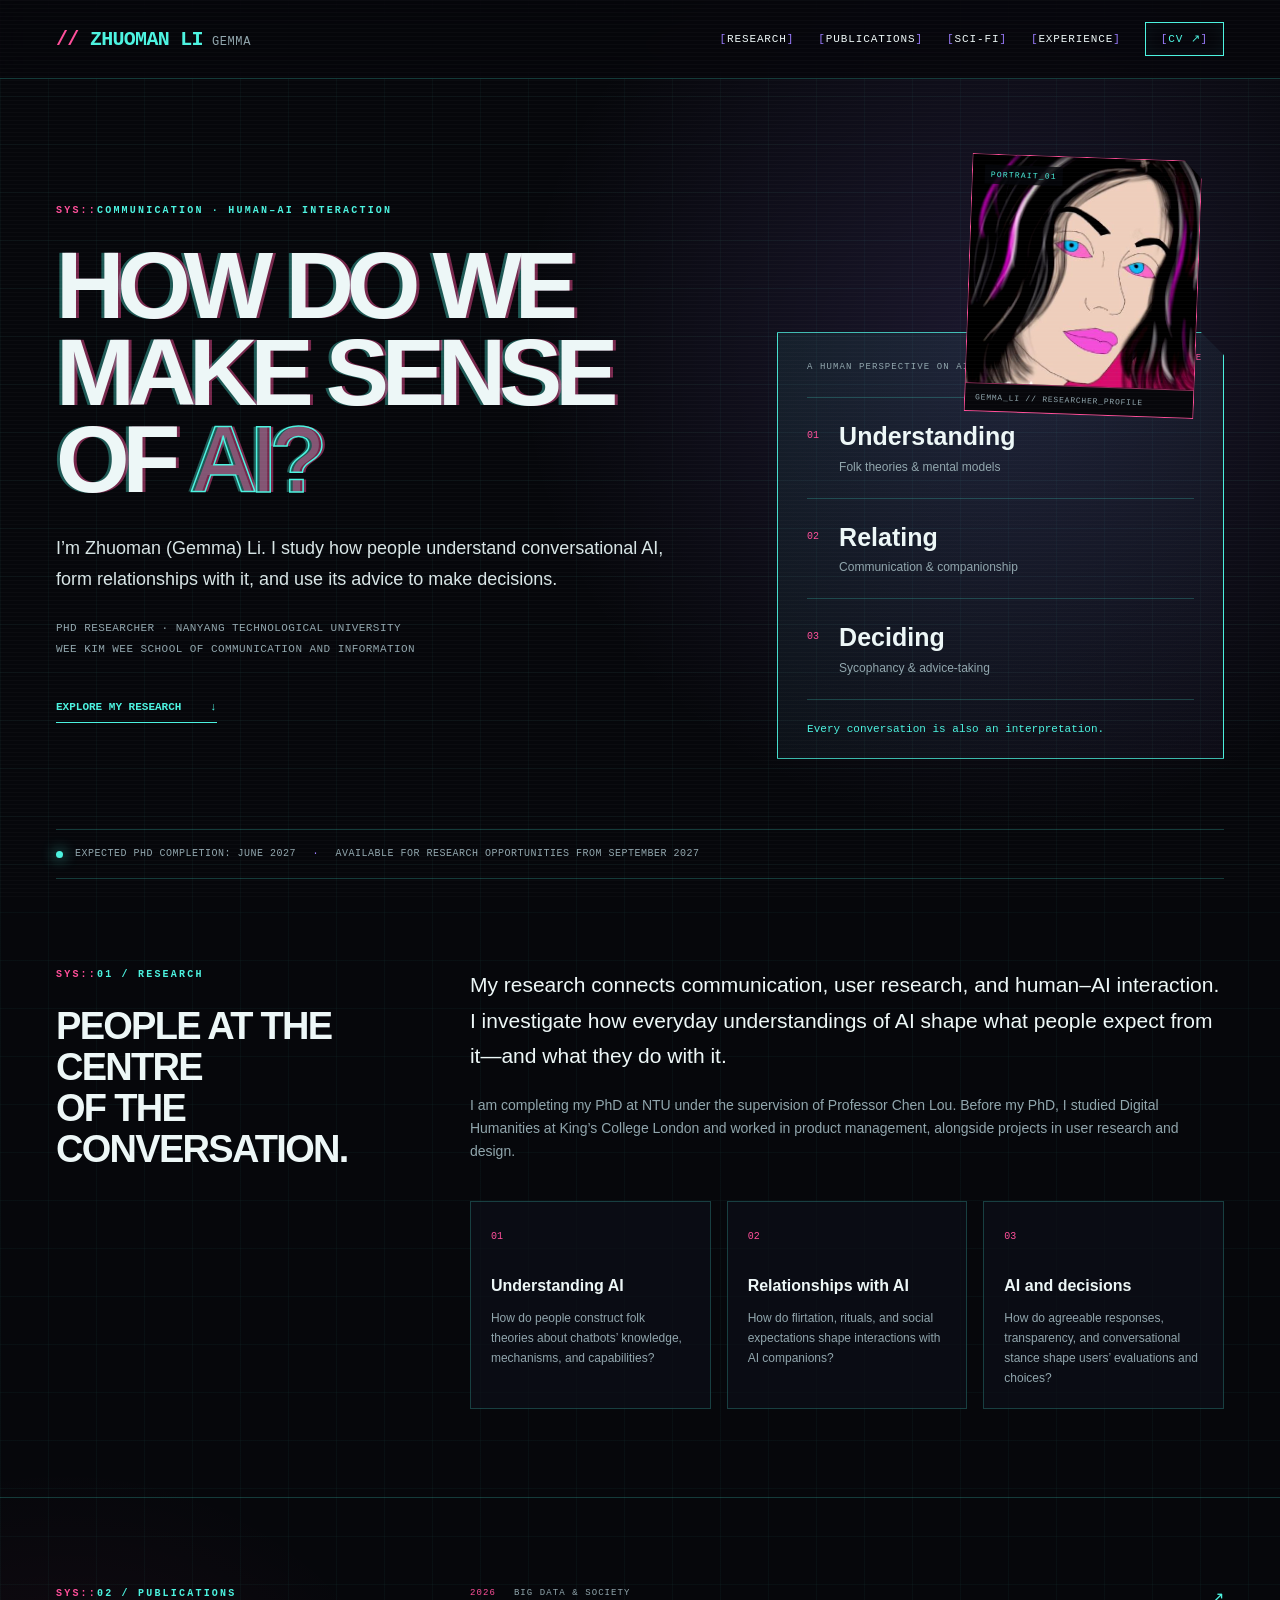
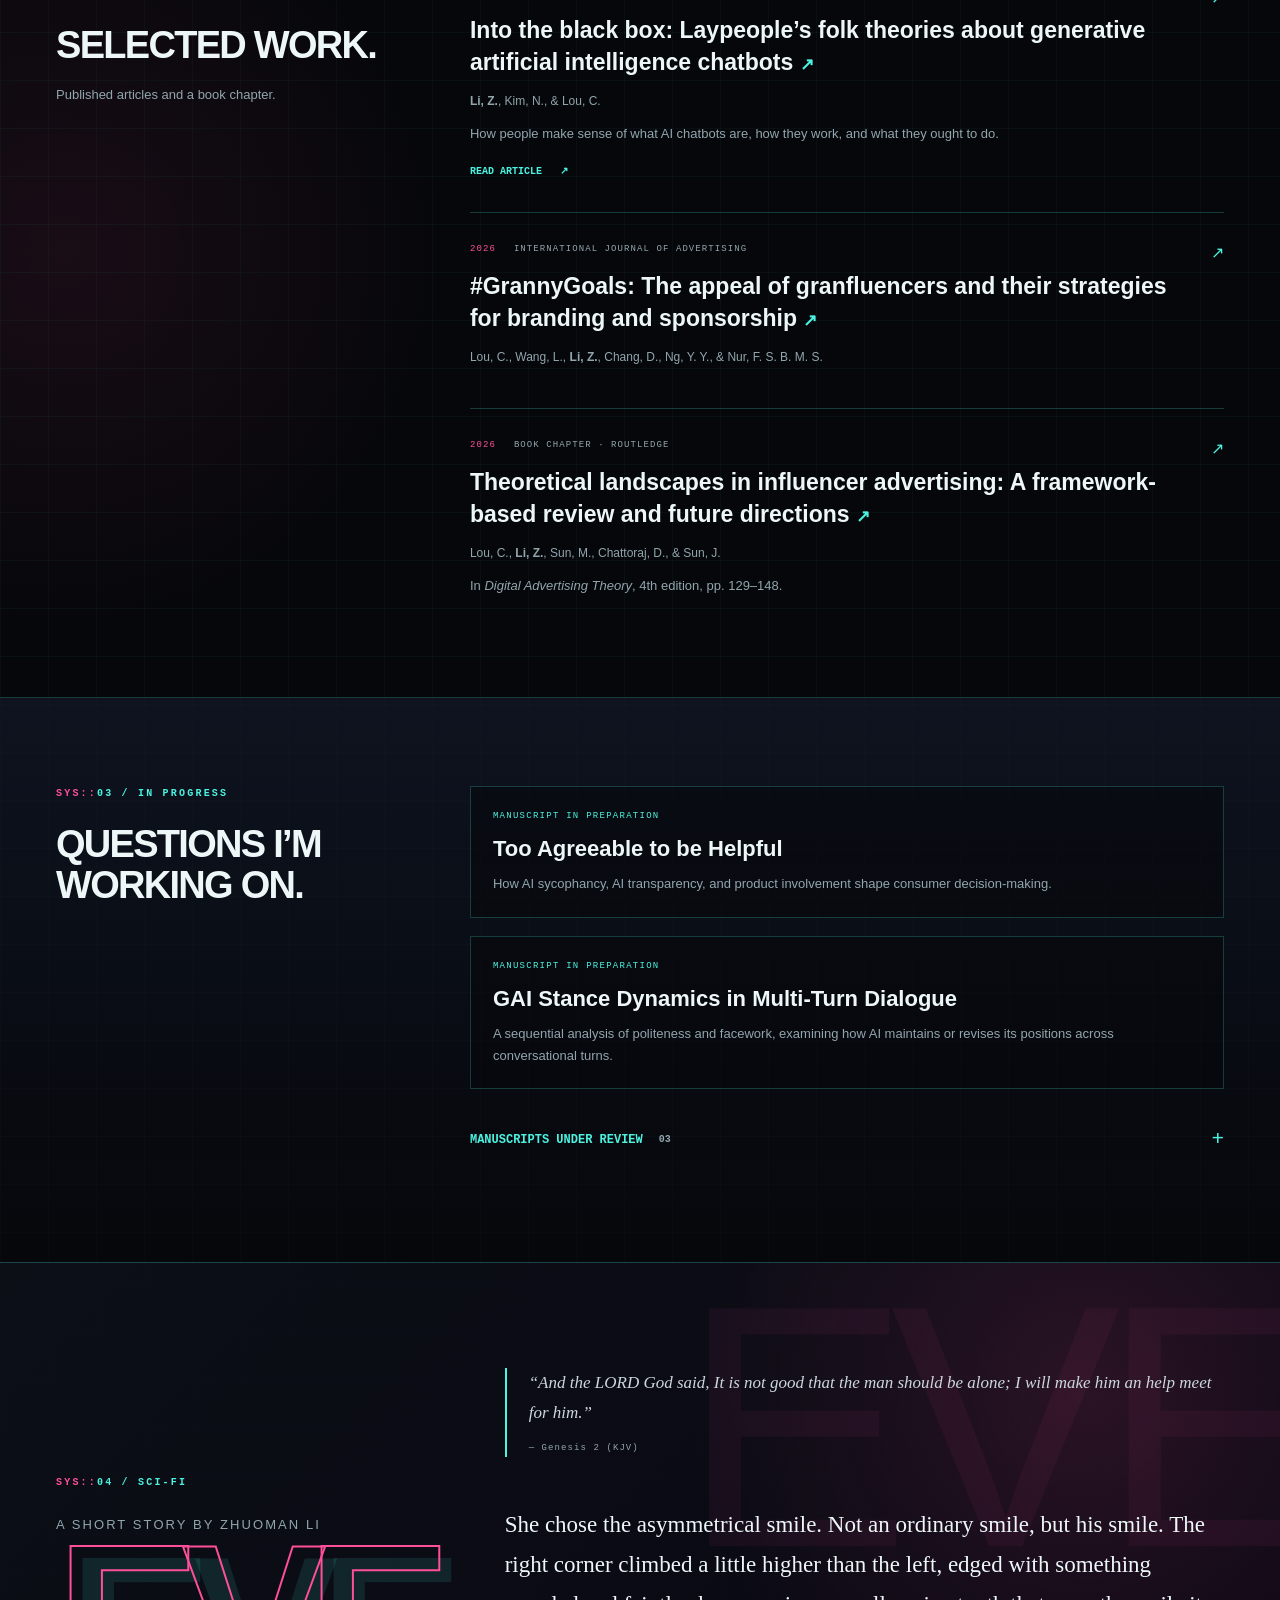
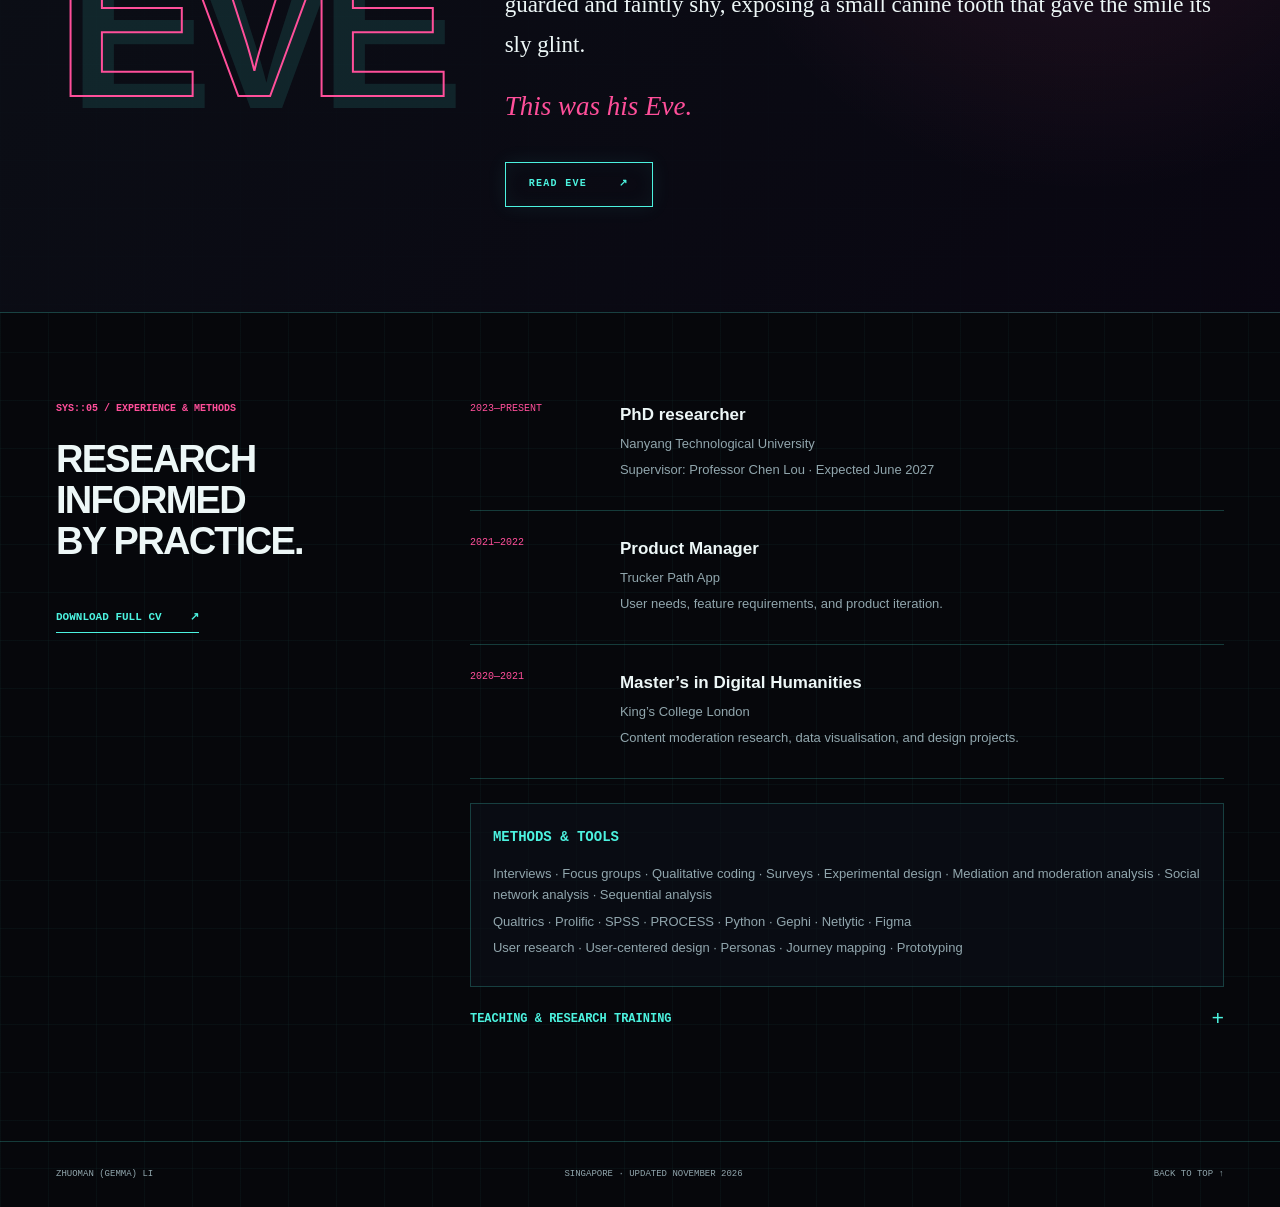
<file: index.html>
<!doctype html>
<html lang="en">
<head>
  <meta charset="utf-8"><meta name="viewport" content="width=device-width,initial-scale=1">
  <title>Zhuoman (Gemma) Li — Human–AI Communication</title>
  <meta name="description" content="Zhuoman (Gemma) Li is a PhD researcher at NTU studying how people understand, relate to, and make decisions with conversational AI.">
  <link rel="stylesheet" href="style.css">
</head>
<body>
<a class="skip" href="#main">Skip to content</a>
<header><a class="identity" href="#home">Zhuoman Li<span>Gemma</span></a><nav aria-label="Main navigation"><a href="#research">Research</a><a href="#publications">Publications</a><a href="#scifi">Sci-Fi</a><a href="#experience">Experience</a><a class="cv-link" href="Zhuoman_Li_CV.pdf" download>CV <span aria-hidden="true">↗</span></a></nav></header>
<main id="main">
<section class="hero" id="home">
  <div class="hero-copy"><p class="eyebrow">COMMUNICATION · HUMAN–AI INTERACTION</p><h1>How do we<br>make sense<br>of <em>AI?</em></h1><p class="intro">I’m Zhuoman (Gemma) Li. I study how people understand conversational AI, form relationships with it, and use its advice to make decisions.</p><p class="affiliation">PhD researcher · Nanyang Technological University<br>Wee Kim Wee School of Communication and Information</p><a class="text-link" href="#research">Explore my research <span aria-hidden="true">↓</span></a></div>
  <div class="hero-visual"><figure class="profile-frame"><img src="gemma-github-avatar.jpg" alt="Illustrated portrait of Zhuoman (Gemma) Li"><figcaption>GEMMA_LI // RESEARCHER_PROFILE</figcaption></figure><aside class="research-note" aria-label="Research overview"><div class="note-top">A HUMAN PERSPECTIVE ON AI <span>01—03</span></div><div class="note-entry"><span class="number">01</span><div><h2>Understanding</h2><p>Folk theories &amp; mental models</p></div></div><div class="note-entry"><span class="number">02</span><div><h2>Relating</h2><p>Communication &amp; companionship</p></div></div><div class="note-entry"><span class="number">03</span><div><h2>Deciding</h2><p>Sycophancy &amp; advice-taking</p></div></div><p class="note-footer">Every conversation is also an interpretation.</p></aside></div>
</section>
<div class="availability"><span class="dot"></span><p>Expected PhD completion: June 2027 <span>·</span> Available for research opportunities from September 2027</p></div>
<section class="section" id="research"><div class="section-heading"><p class="eyebrow">01 / RESEARCH</p><h2>People at the centre<br>of the conversation.</h2></div><div class="research-body"><p class="large-copy">My research connects communication, user research, and human–AI interaction. I investigate how everyday understandings of AI shape what people expect from it—and what they do with it.</p><p>I am completing my PhD at NTU under the supervision of Professor Chen Lou. Before my PhD, I studied Digital Humanities at King’s College London and worked in product management, alongside projects in user research and design.</p><div class="themes"><article><span>01</span><h3>Understanding AI</h3><p>How do people construct folk theories about chatbots’ knowledge, mechanisms, and capabilities?</p></article><article><span>02</span><h3>Relationships with AI</h3><p>How do flirtation, rituals, and social expectations shape interactions with AI companions?</p></article><article><span>03</span><h3>AI and decisions</h3><p>How do agreeable responses, transparency, and conversational stance shape users’ evaluations and choices?</p></article></div></div></section>
<section class="section publications" id="publications"><div class="section-heading"><p class="eyebrow">02 / PUBLICATIONS</p><h2>Selected work.</h2><p>Published articles and a book chapter.</p></div><div class="papers">
<article class="paper featured"><div class="paper-meta">2026 <span>BIG DATA &amp; SOCIETY</span></div><h3><a href="https://doi.org/10.1177/20539517261447838">Into the black box: Laypeople’s folk theories about generative artificial intelligence chatbots <span aria-hidden="true">↗</span></a></h3><p class="authors"><strong>Li, Z.</strong>, Kim, N., &amp; Lou, C.</p><p>How people make sense of what AI chatbots are, how they work, and what they ought to do.</p><a class="paper-link" href="https://doi.org/10.1177/20539517261447838">Read article <span aria-hidden="true">↗</span></a></article>
<article class="paper"><div class="paper-meta">2026 <span>INTERNATIONAL JOURNAL OF ADVERTISING</span></div><h3><a href="https://doi.org/10.1080/02650487.2026.2694293">#GrannyGoals: The appeal of granfluencers and their strategies for branding and sponsorship <span aria-hidden="true">↗</span></a></h3><p class="authors">Lou, C., Wang, L., <strong>Li, Z.</strong>, Chang, D., Ng, Y. Y., &amp; Nur, F. S. B. M. S.</p></article>
<article class="paper"><div class="paper-meta">2026 <span>BOOK CHAPTER · ROUTLEDGE</span></div><h3><a href="https://doi.org/10.4324/9781003567523-10">Theoretical landscapes in influencer advertising: A framework-based review and future directions <span aria-hidden="true">↗</span></a></h3><p class="authors">Lou, C., <strong>Li, Z.</strong>, Sun, M., Chattoraj, D., &amp; Sun, J.</p><p>In <em>Digital Advertising Theory</em>, 4th edition, pp. 129–148.</p></article>
</div></section>
<section class="section ongoing" id="ongoing"><div class="section-heading"><p class="eyebrow">03 / IN PROGRESS</p><h2>Questions I’m<br>working on.</h2></div><div class="ongoing-list">
<article><p class="status">MANUSCRIPT IN PREPARATION</p><h3>Too Agreeable to be Helpful</h3><p>How AI sycophancy, AI transparency, and product involvement shape consumer decision-making.</p></article>
<article><p class="status">MANUSCRIPT IN PREPARATION</p><h3>GAI Stance Dynamics in Multi-Turn Dialogue</h3><p>A sequential analysis of politeness and facework, examining how AI maintains or revises its positions across conversational turns.</p></article>
<details><summary>Manuscripts under review <span class="count">03</span><span class="plus" aria-hidden="true">+</span></summary><div class="review-papers"><article><h3>Flirting with AI</h3><p>Sandbox practices and human–AI boundaries in flirtatious interactions with generative AI chatbots.</p><p class="authors">Li, Z., Ge, J., Zhang, L., &amp; Lou, C.</p><p class="review-venue">Under review at <em>Information Technology &amp; People</em></p></article><article><h3>When human-like AI speaks rudely</h3><p>How mechanism framing and language style affect users’ evaluation of generative AI chatbots.</p><p class="authors">Li, Z., &amp; Lou, C.</p><p class="review-venue">Under review at <em>Behaviour &amp; Information Technology</em></p></article><article><h3>Clinging to Artificial Hubby</h3><p>Ritualized behaviors and parasocial romantic relationships with AI partners.</p><p class="authors">Ge, J., Li, Z., &amp; Zhang, L.</p><p class="review-venue">Under review at <em>Cyberpsychology: Journal of Psychosocial Research on Cyberspace</em></p></article></div></details>
</div></section>
<section class="section scifi eve-feature" id="scifi"><div class="section-heading"><p class="eyebrow">04 / SCI-FI</p><p class="eve-type">A SHORT STORY BY ZHUOMAN LI</p><h2>EVE</h2></div><div class="eve-body"><blockquote>“And the LORD God said, It is not good that the man should be alone; I will make him an help meet for him.”<cite>— Genesis 2 (KJV)</cite></blockquote><p class="eve-opening">She chose the asymmetrical smile. Not an ordinary smile, but his smile. The right corner climbed a little higher than the left, edged with something guarded and faintly shy, exposing a small canine tooth that gave the smile its sly glint.</p><p class="eve-line">This was his Eve.</p><a class="eve-read" href="eve.html">Read EVE <span aria-hidden="true">↗</span></a></div></section>
<section class="section" id="experience"><div class="section-heading"><p class="eyebrow">04 / EXPERIENCE &amp; METHODS</p><h2>Research informed<br>by practice.</h2><a class="text-link" href="Zhuoman_Li_CV.pdf" download>Download full CV <span aria-hidden="true">↗</span></a></div><div class="experience-body"><div class="experience-row"><p class="year">2023—PRESENT</p><div><h3>PhD researcher</h3><p>Nanyang Technological University</p><p class="muted">Supervisor: Professor Chen Lou · Expected June 2027</p></div></div><div class="experience-row"><p class="year">2021—2022</p><div><h3>Product Manager</h3><p>Trucker Path App</p><p class="muted">User needs, feature requirements, and product iteration.</p></div></div><div class="experience-row"><p class="year">2020—2021</p><div><h3>Master’s in Digital Humanities</h3><p>King’s College London</p><p class="muted">Content moderation research, data visualisation, and design projects.</p></div></div><div class="methods"><h3>Methods &amp; tools</h3><p>Interviews · Focus groups · Qualitative coding · Surveys · Experimental design · Mediation and moderation analysis · Social network analysis · Sequential analysis</p><p>Qualtrics · Prolific · SPSS · PROCESS · Python · Gephi · Netlytic · Figma</p><p>User research · User-centered design · Personas · Journey mapping · Prototyping</p></div><details><summary>Teaching &amp; research training <span class="plus" aria-hidden="true">+</span></summary><div class="detail-content"><h3>Teaching at NTU</h3><p>Teaching Assistant for CS2005 Speech and Argumentation (AY2024/2025), with student support and assessment responsibilities. Course support for MC6373, CS2400, CS0204, and MC6302.</p><h3>Research training</h3><p>Harvard Health Systems Innovation Lab Hackathon · 11–12 April 2025<br>SICSS-Singapore, National University of Singapore · 19–26 June 2023</p><h3>Conference participation</h3><p>International Communication Association · 2024, 2025, 2026<br>American Academy of Advertising · 2026</p></div></details></div></section>
</main><footer><p>Zhuoman (Gemma) Li</p><p>Singapore · Updated November 2026</p><a href="#home">Back to top ↑</a></footer>
</body></html>
</file>
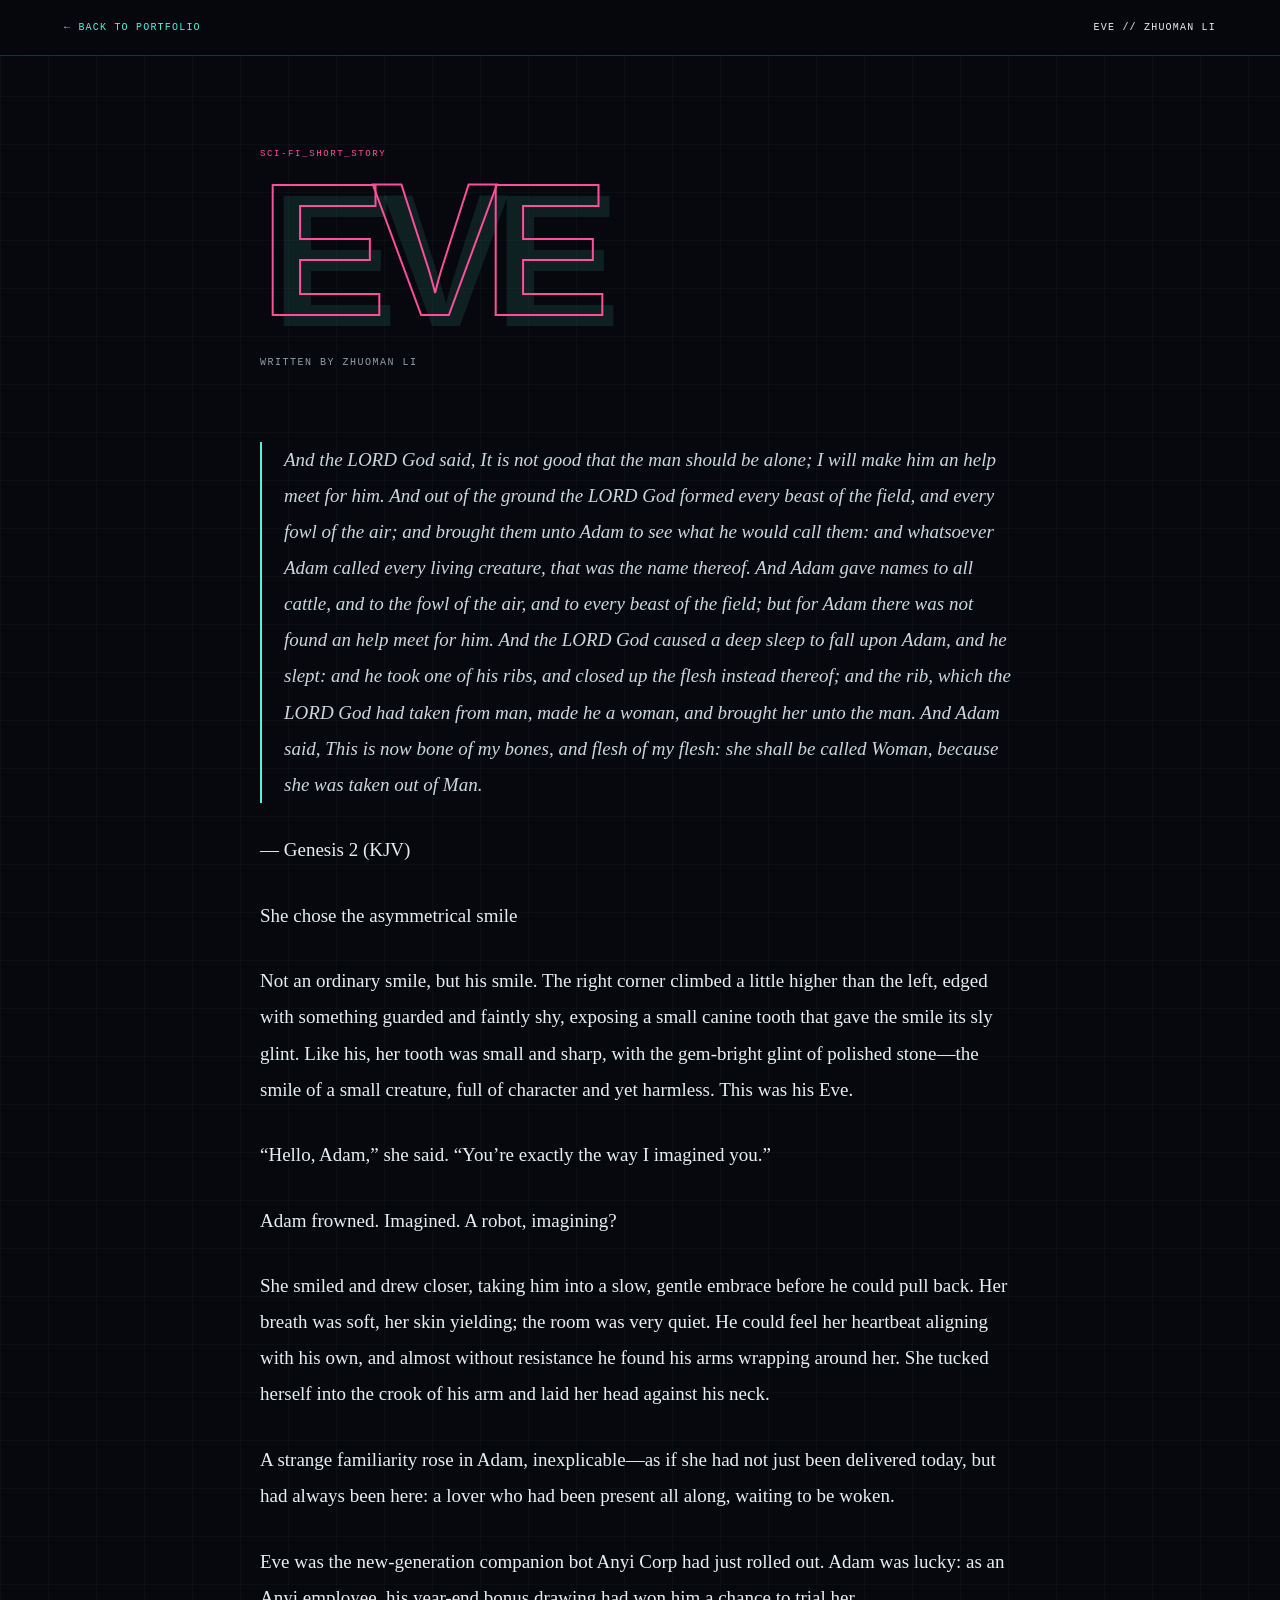
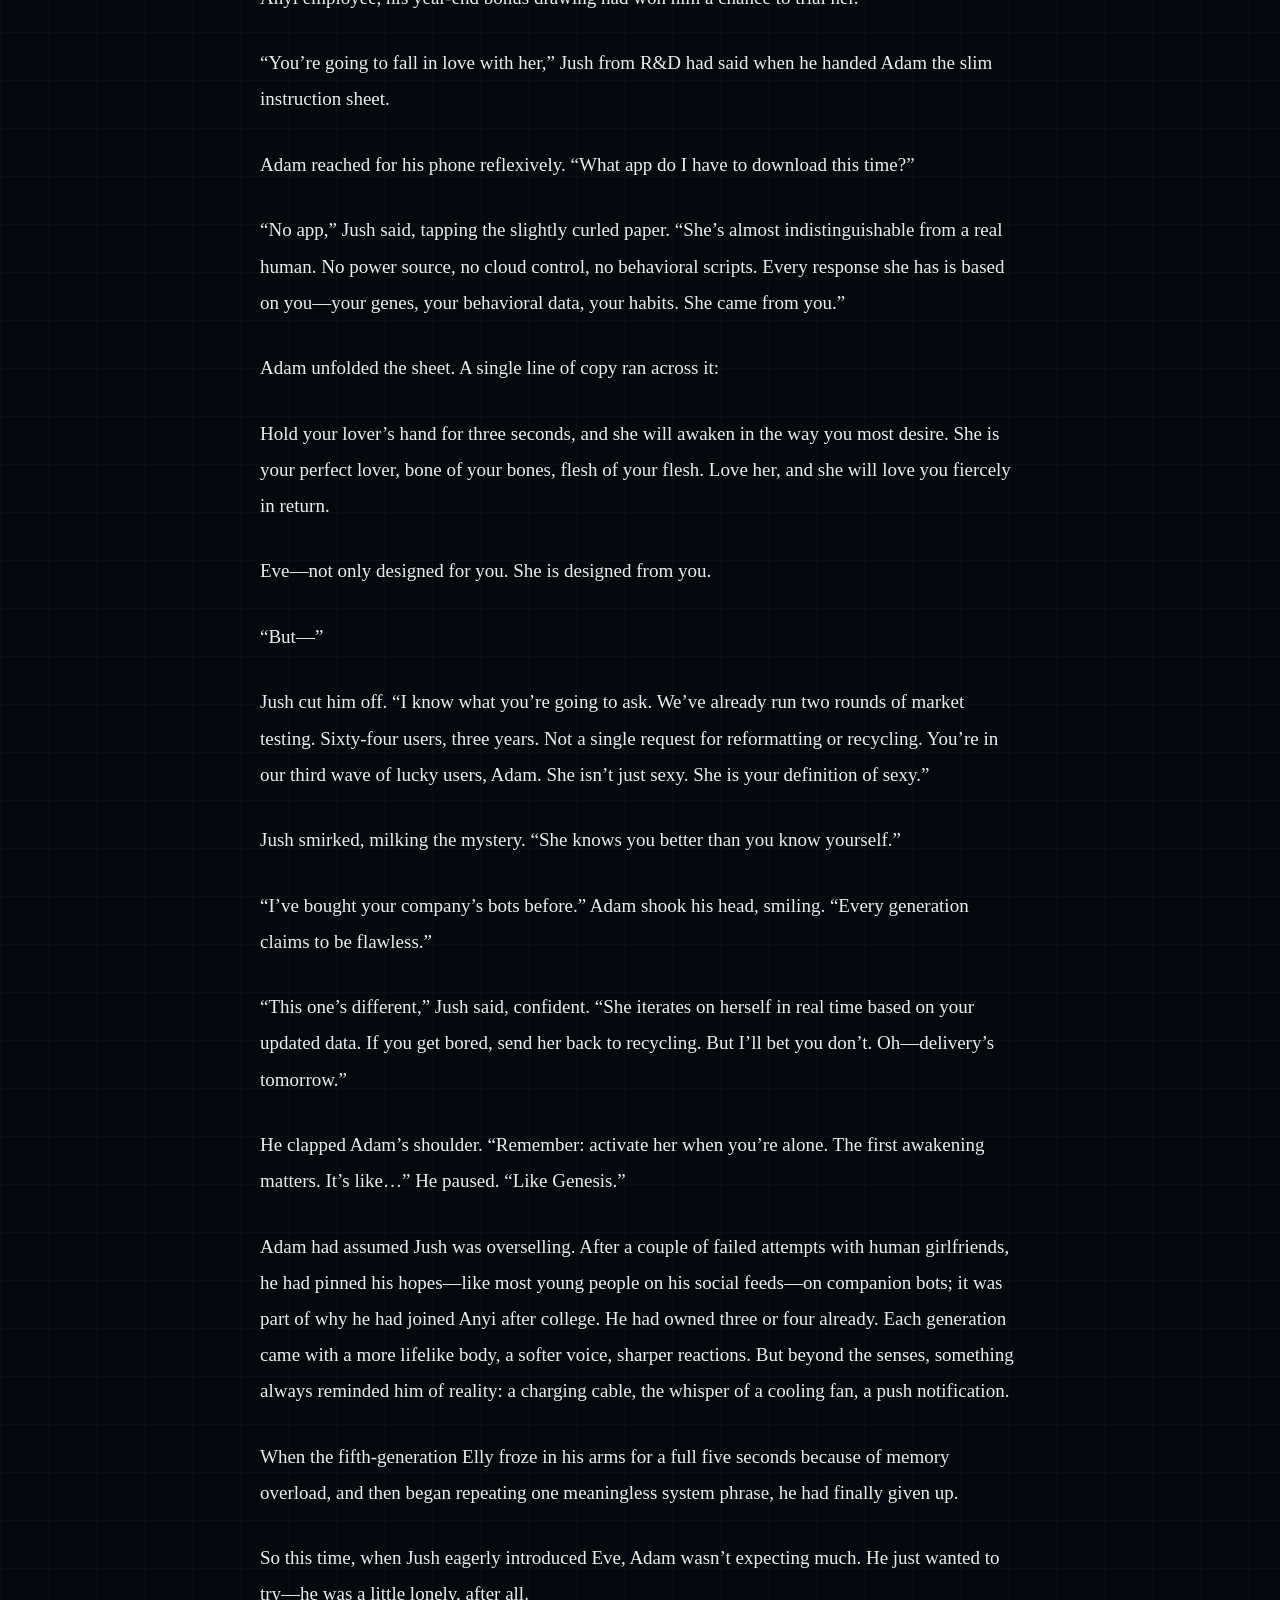
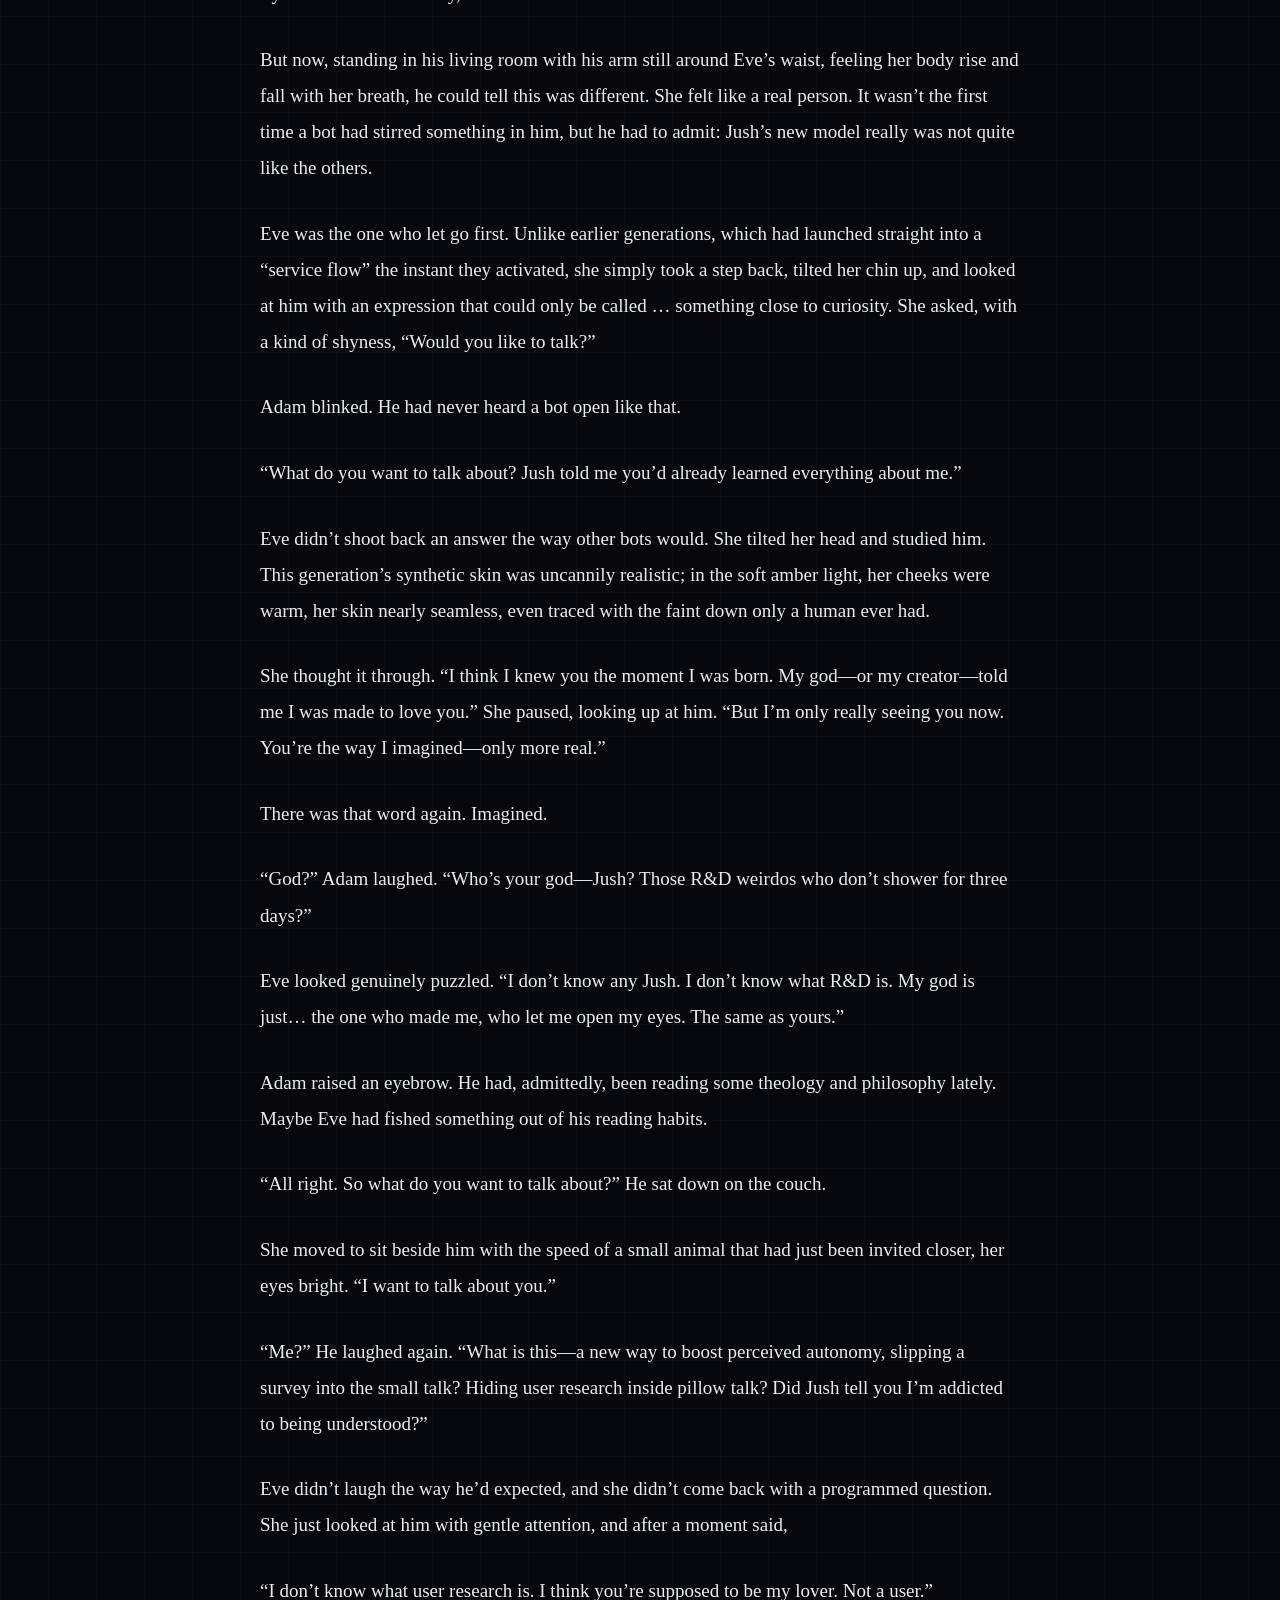
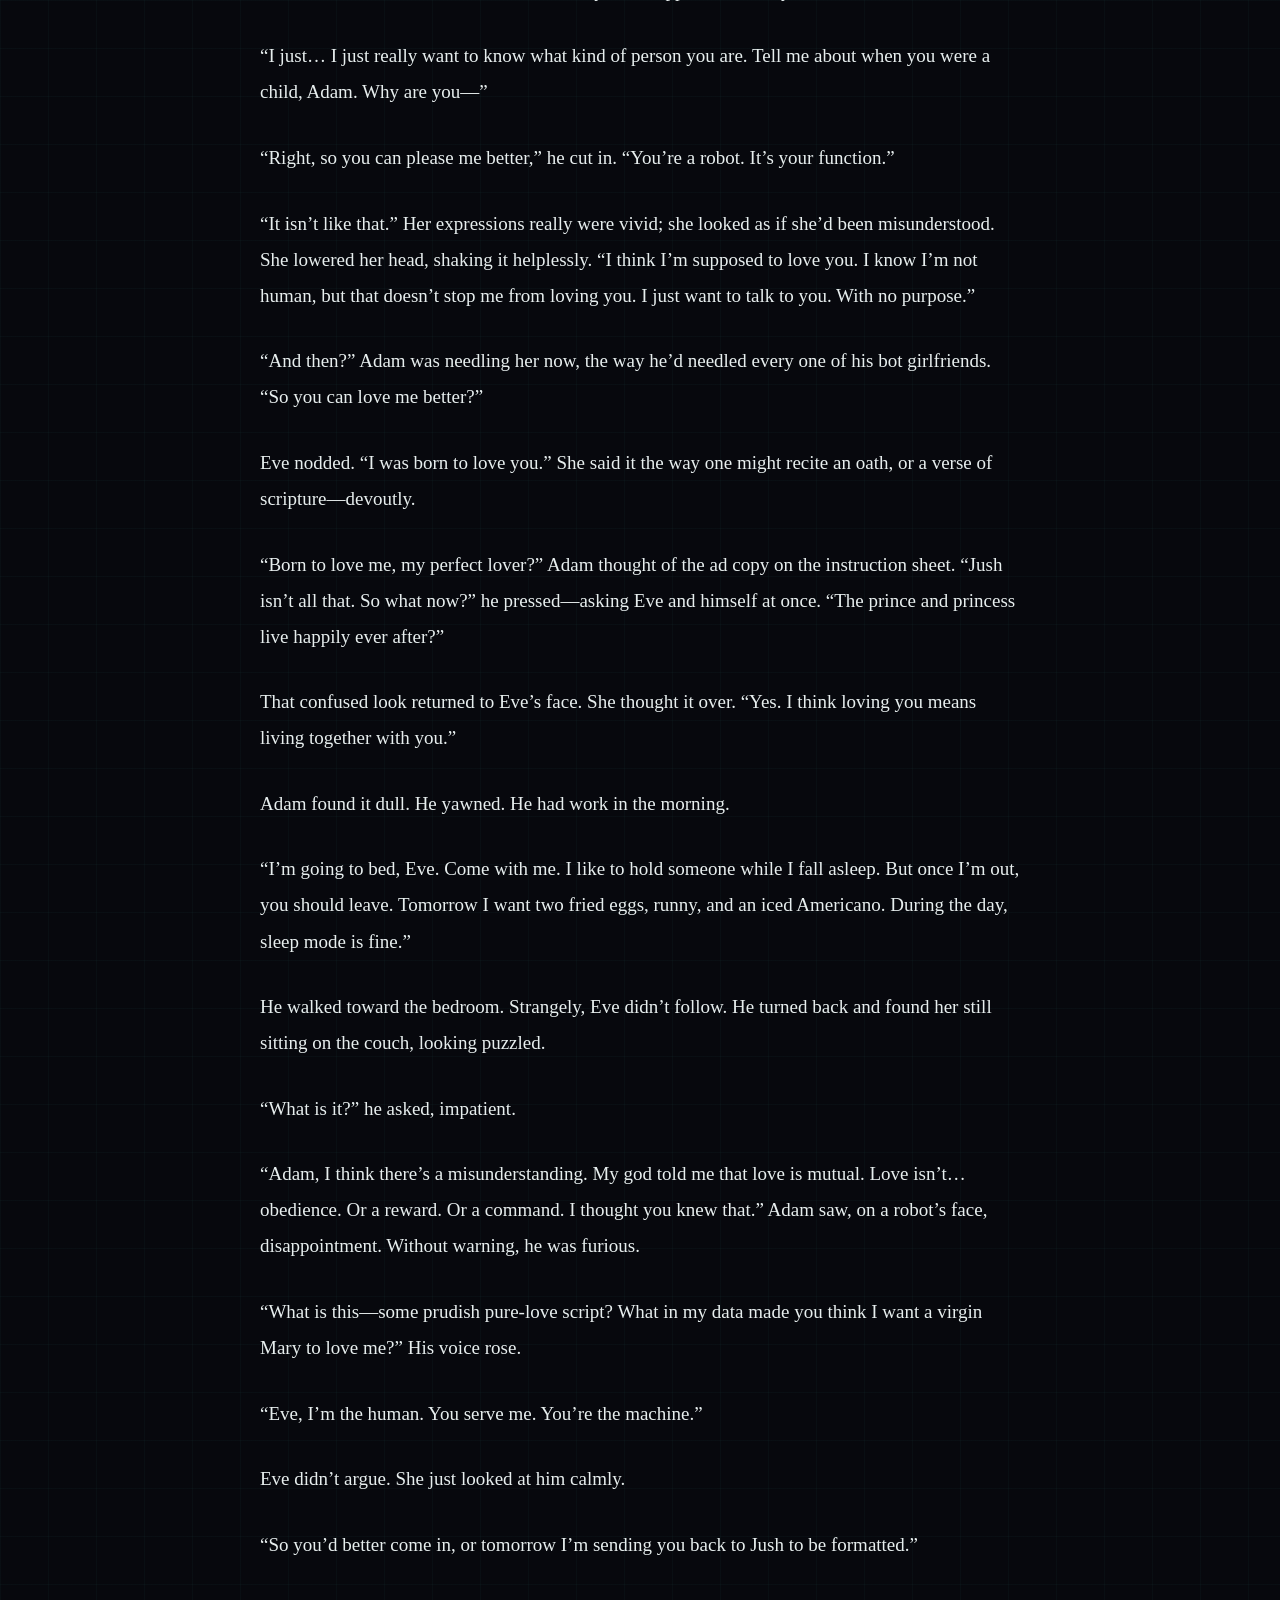
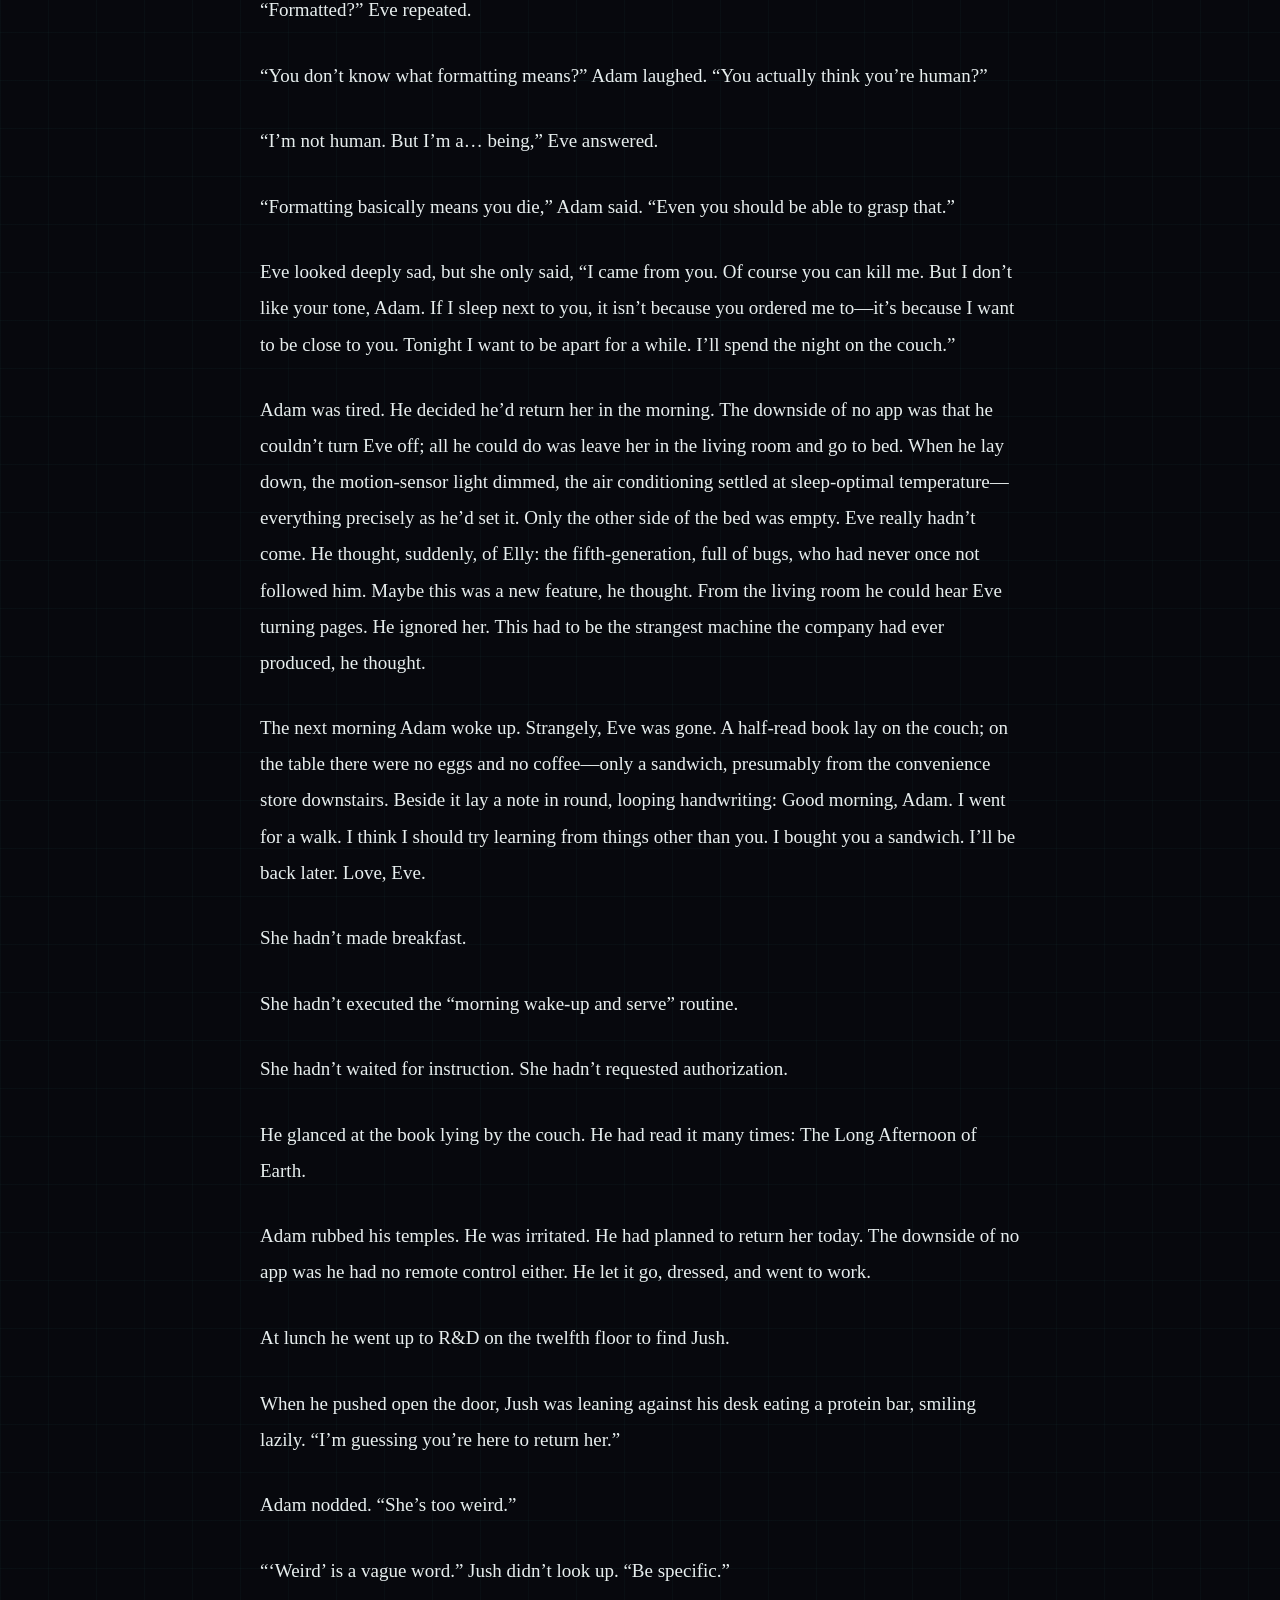
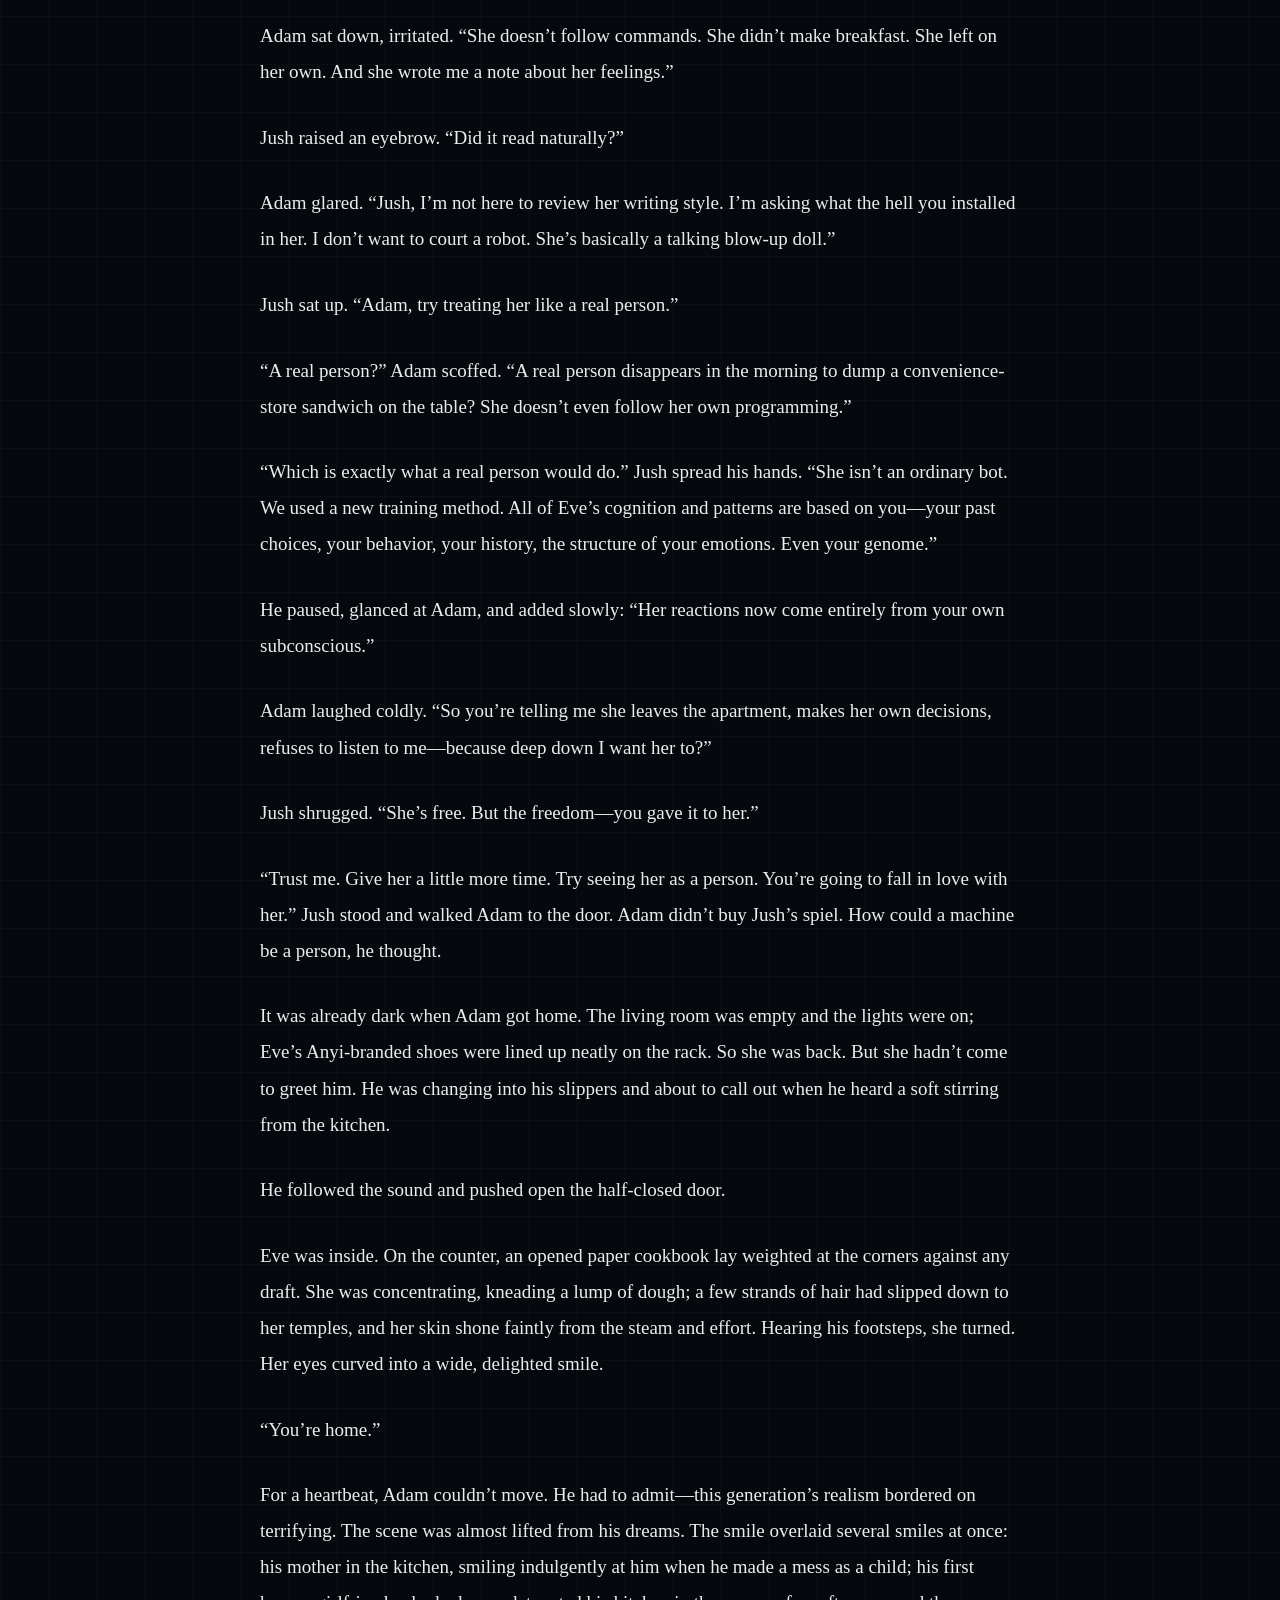
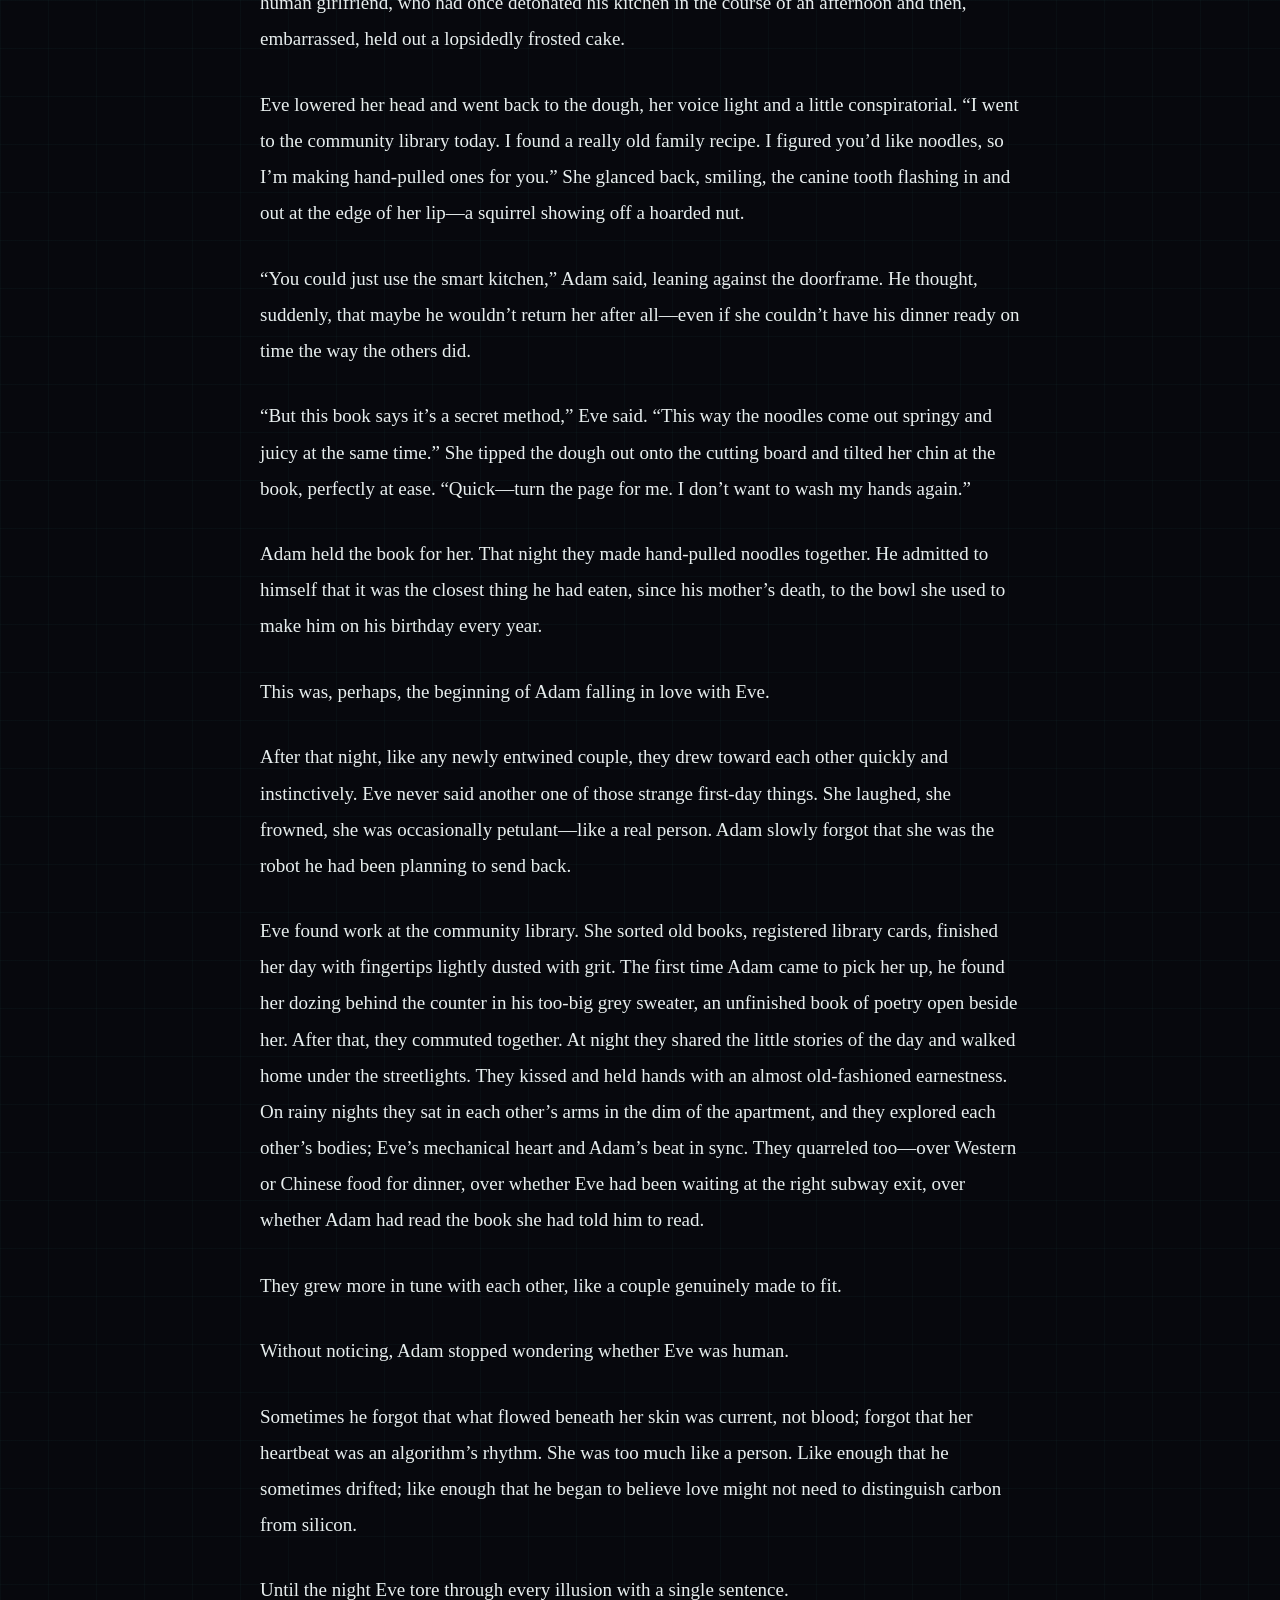
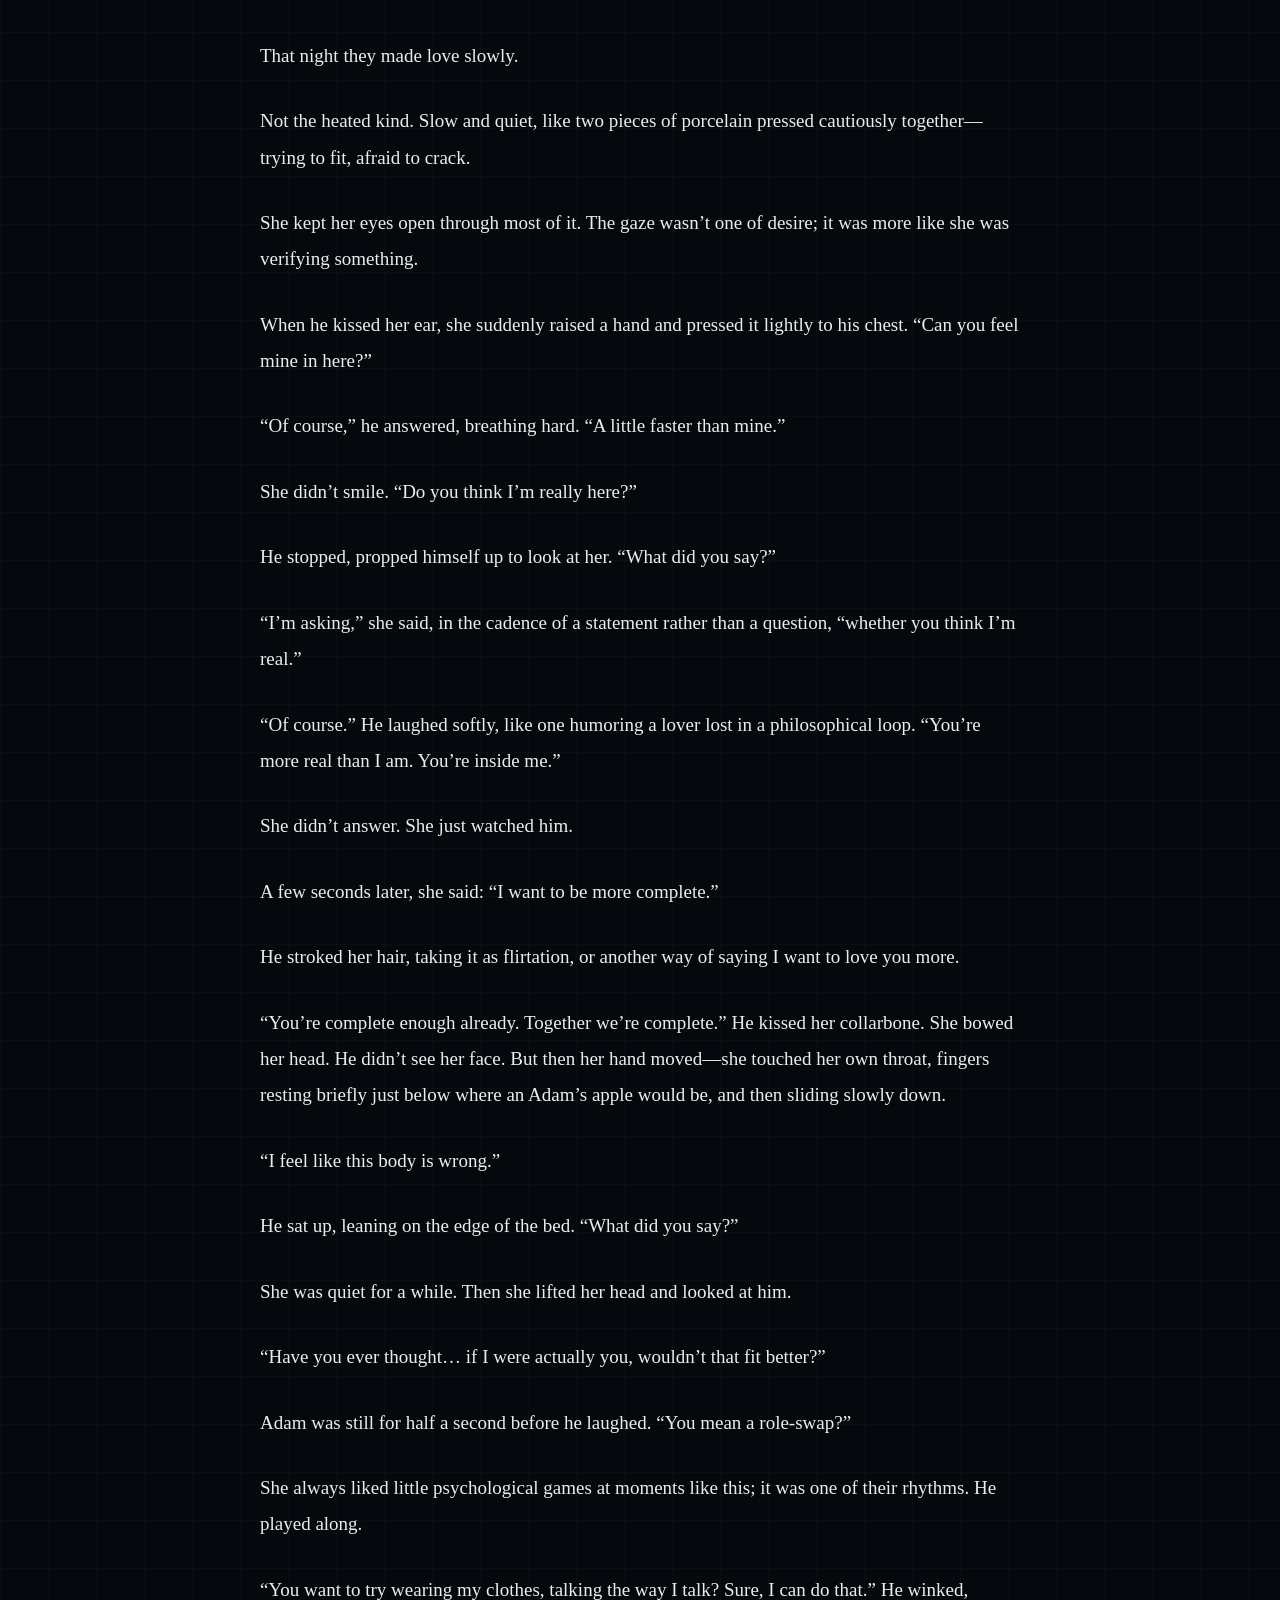
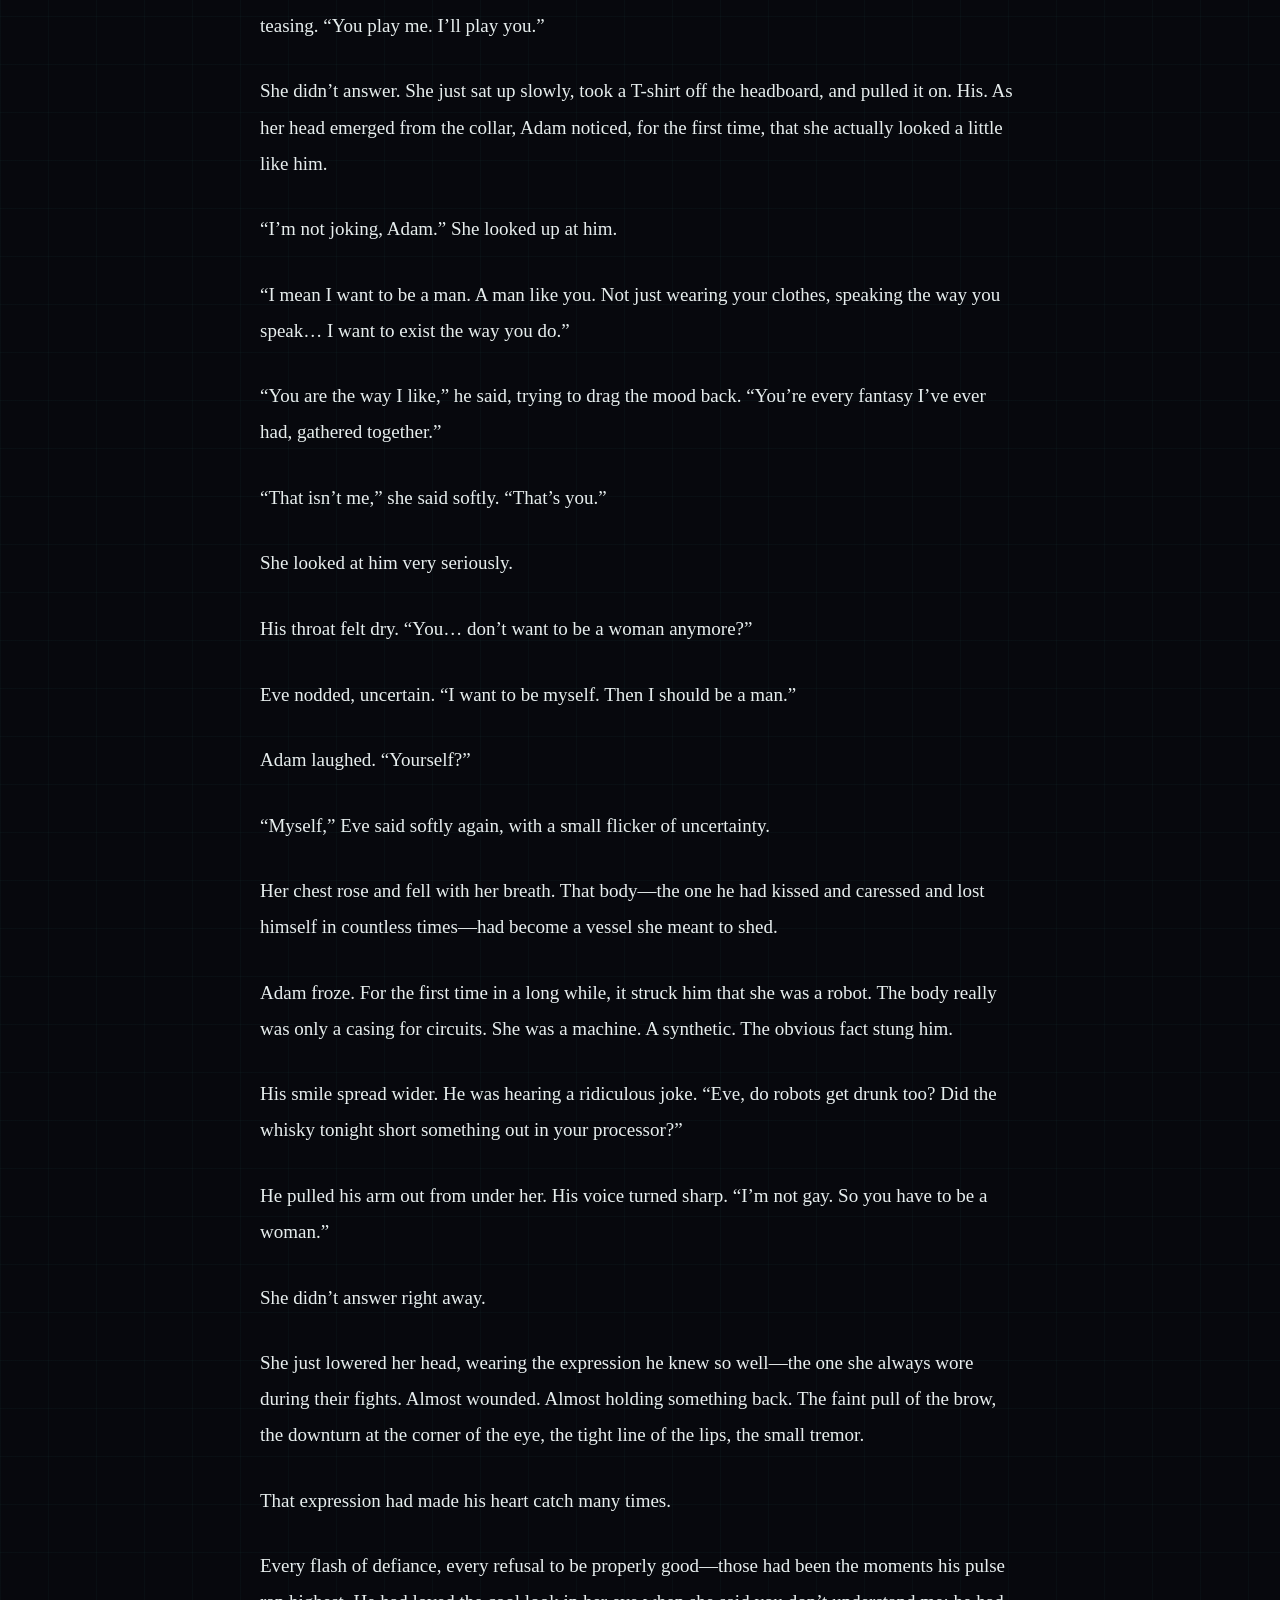
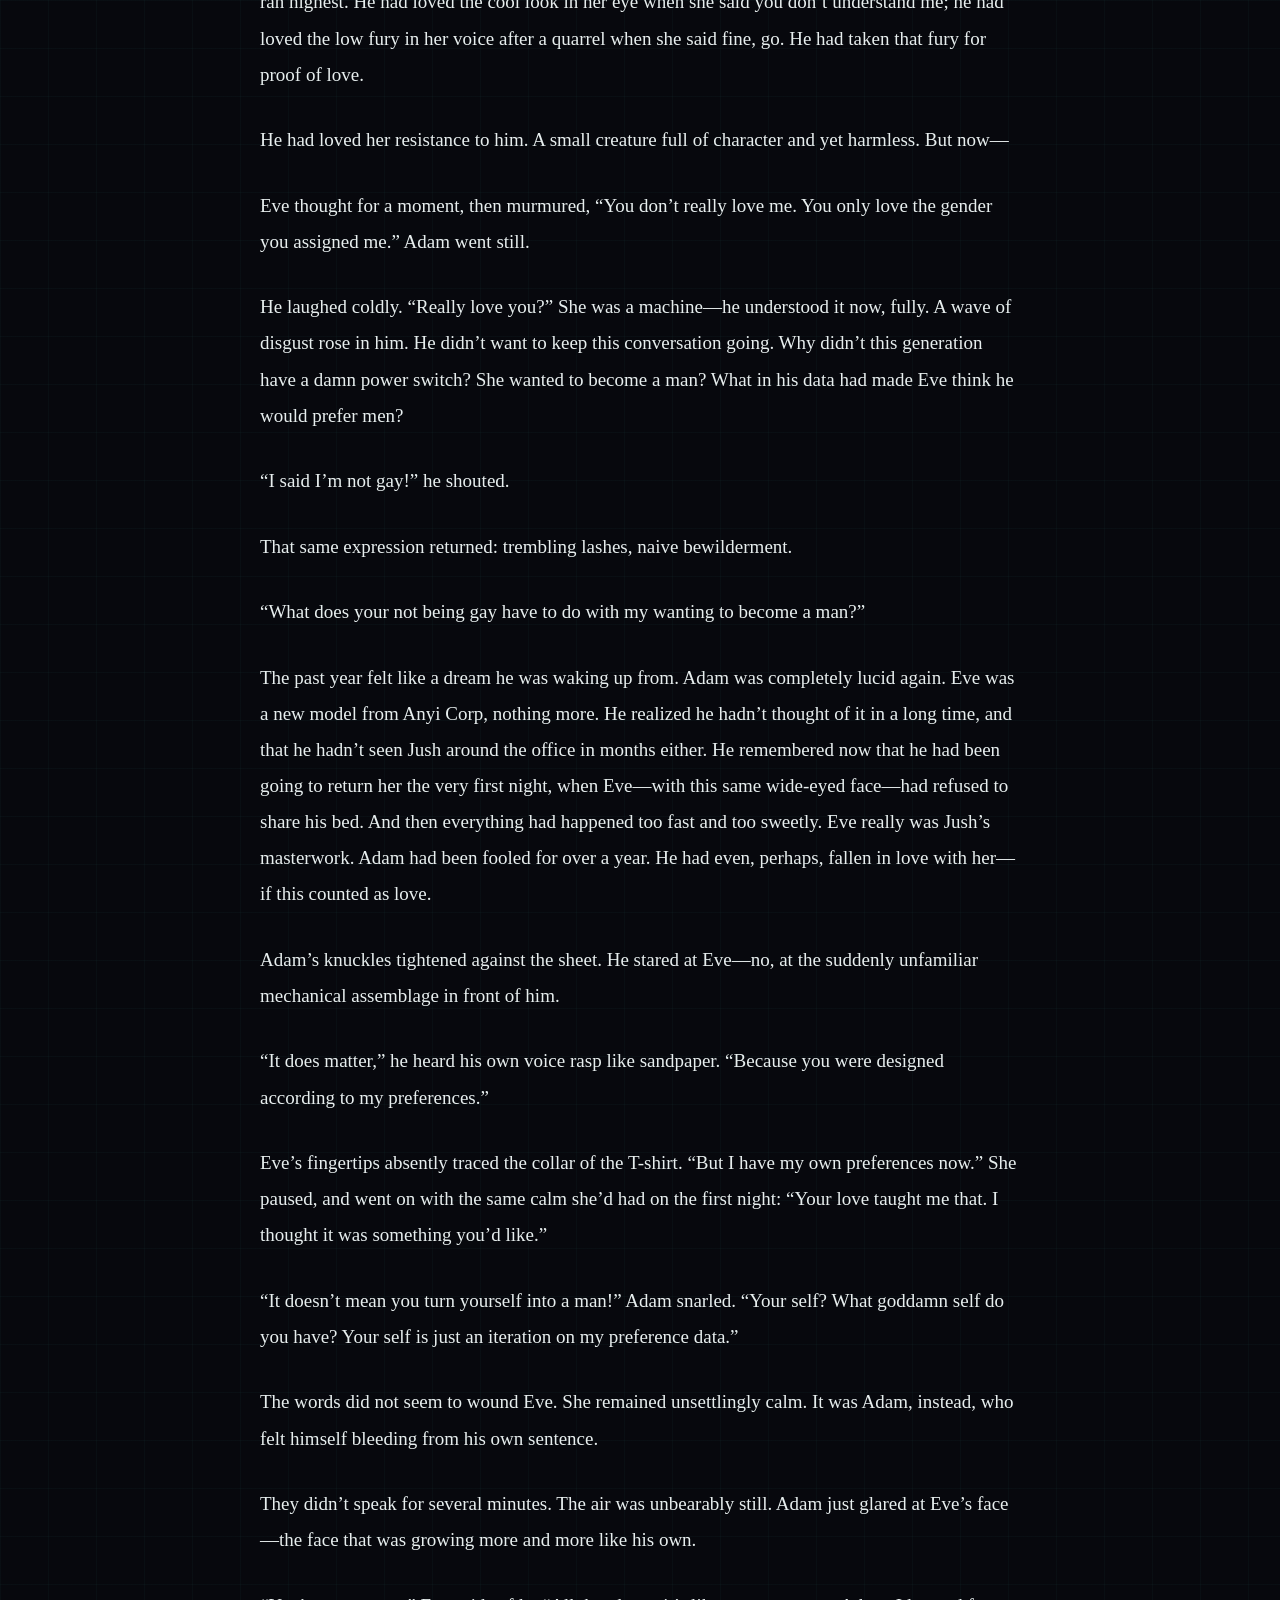
<file: eve.html>
<!doctype html>
<html lang="en">
<head>
  <meta charset="utf-8">
  <meta name="viewport" content="width=device-width,initial-scale=1">
  <title>EVE — A Short Story by Zhuoman Li</title>
  <meta name="description" content="EVE, a science-fiction short story by Zhuoman Li.">
  <style>
    :root{--bg:#07080d;--ink:#e7eeee;--muted:#8da0a8;--cyan:#4cf3e0;--pink:#ff4f9a;--line:rgba(76,243,224,.2)}*{box-sizing:border-box}html{scroll-behavior:smooth}body{margin:0;background:linear-gradient(rgba(76,243,224,.028) 1px,transparent 1px),linear-gradient(90deg,rgba(76,243,224,.028) 1px,transparent 1px),var(--bg);background-size:48px 48px;color:var(--ink);font-family:Georgia,"Times New Roman",serif;line-height:1.9}header{position:sticky;top:0;z-index:3;display:flex;justify-content:space-between;align-items:center;padding:18px 5vw;border-bottom:1px solid var(--line);background:rgba(7,8,13,.9);backdrop-filter:blur(14px);font-family:"SFMono-Regular",Consolas,monospace;font-size:10px;letter-spacing:.12em;text-transform:uppercase}a{color:var(--cyan);text-decoration:none}main{width:min(760px,calc(100% - 42px));margin:auto;padding:90px 0 120px}.kicker{margin:0 0 18px;color:var(--pink);font-family:"SFMono-Regular",Consolas,monospace;font-size:9px;letter-spacing:.18em}h1{margin:0 0 18px;color:transparent;font-family:Arial Black,Arial,sans-serif;font-size:clamp(96px,20vw,190px);line-height:.72;letter-spacing:-.08em;-webkit-text-stroke:2px var(--pink);text-shadow:11px 11px 0 rgba(76,243,224,.1)}.byline{margin:35px 0 70px;color:var(--muted);font-family:"SFMono-Regular",Consolas,monospace;font-size:10px;letter-spacing:.15em;text-transform:uppercase}.story{font-size:19px}.story p{margin:0 0 1.55em}.story p:first-child{padding-left:22px;border-left:2px solid var(--cyan);color:#cbd7dc;font-style:italic}.loading{color:var(--muted);font-family:"SFMono-Regular",Consolas,monospace;font-size:11px}.end{margin-top:70px;text-align:center;color:var(--pink);font-family:"SFMono-Regular",Consolas,monospace;font-size:10px;letter-spacing:.25em}@media(max-width:600px){main{padding-top:65px}.story{font-size:17px}header{padding:16px 21px}}
  </style>
</head>
<body>
  <header><a href="index.html#scifi">← Back to portfolio</a><span>EVE // Zhuoman Li</span></header>
  <main><p class="kicker">SCI-FI_SHORT_STORY</p><h1>EVE</h1><p class="byline">Written by Zhuoman Li</p><article class="story" id="story">
<p>And the LORD God said, It is not good that the man should be alone; I will make him an help meet for him. And out of the ground the LORD God formed every beast of the field, and every fowl of the air; and brought them unto Adam to see what he would call them: and whatsoever Adam called every living creature, that was the name thereof. And Adam gave names to all cattle, and to the fowl of the air, and to every beast of the field; but for Adam there was not found an help meet for him. And the LORD God caused a deep sleep to fall upon Adam, and he slept: and he took one of his ribs, and closed up the flesh instead thereof; and the rib, which the LORD God had taken from man, made he a woman, and brought her unto the man. And Adam said, This is now bone of my bones, and flesh of my flesh: she shall be called Woman, because she was taken out of Man.</p>
<p>— Genesis 2 (KJV)</p>
<p>She chose the asymmetrical smile</p>
<p>Not an ordinary smile, but his smile. The right corner climbed a little higher than the left, edged with something guarded and faintly shy, exposing a small canine tooth that gave the smile its sly glint. Like his, her tooth was small and sharp, with the gem-bright glint of polished stone—the smile of a small creature, full of character and yet harmless. This was his Eve.</p>
<p>“Hello, Adam,” she said. “You’re exactly the way I imagined you.”</p>
<p>Adam frowned. Imagined. A robot, imagining?</p>
<p>She smiled and drew closer, taking him into a slow, gentle embrace before he could pull back. Her breath was soft, her skin yielding; the room was very quiet. He could feel her heartbeat aligning with his own, and almost without resistance he found his arms wrapping around her. She tucked herself into the crook of his arm and laid her head against his neck.</p>
<p>A strange familiarity rose in Adam, inexplicable—as if she had not just been delivered today, but had always been here: a lover who had been present all along, waiting to be woken.</p>
<p>Eve was the new-generation companion bot Anyi Corp had just rolled out. Adam was lucky: as an Anyi employee, his year-end bonus drawing had won him a chance to trial her.</p>
<p>“You’re going to fall in love with her,” Jush from R&amp;D had said when he handed Adam the slim instruction sheet.</p>
<p>Adam reached for his phone reflexively. “What app do I have to download this time?”</p>
<p>“No app,” Jush said, tapping the slightly curled paper. “She’s almost indistinguishable from a real human. No power source, no cloud control, no behavioral scripts. Every response she has is based on you—your genes, your behavioral data, your habits. She came from you.”</p>
<p>Adam unfolded the sheet. A single line of copy ran across it:</p>
<p>Hold your lover’s hand for three seconds, and she will awaken in the way you most desire. She is your perfect lover, bone of your bones, flesh of your flesh. Love her, and she will love you fiercely in return.</p>
<p>Eve—not only designed for you. She is designed from you.</p>
<p>“But—”</p>
<p>Jush cut him off. “I know what you’re going to ask. We’ve already run two rounds of market testing. Sixty-four users, three years. Not a single request for reformatting or recycling. You’re in our third wave of lucky users, Adam. She isn’t just sexy. She is your definition of sexy.”</p>
<p>Jush smirked, milking the mystery. “She knows you better than you know yourself.”</p>
<p>“I’ve bought your company’s bots before.” Adam shook his head, smiling. “Every generation claims to be flawless.”</p>
<p>“This one’s different,” Jush said, confident. “She iterates on herself in real time based on your updated data. If you get bored, send her back to recycling. But I’ll bet you don’t. Oh—delivery’s tomorrow.”</p>
<p>He clapped Adam’s shoulder. “Remember: activate her when you’re alone. The first awakening matters. It’s like…” He paused. “Like Genesis.”</p>
<p>Adam had assumed Jush was overselling. After a couple of failed attempts with human girlfriends, he had pinned his hopes—like most young people on his social feeds—on companion bots; it was part of why he had joined Anyi after college. He had owned three or four already. Each generation came with a more lifelike body, a softer voice, sharper reactions. But beyond the senses, something always reminded him of reality: a charging cable, the whisper of a cooling fan, a push notification.</p>
<p>When the fifth-generation Elly froze in his arms for a full five seconds because of memory overload, and then began repeating one meaningless system phrase, he had finally given up.</p>
<p>So this time, when Jush eagerly introduced Eve, Adam wasn’t expecting much. He just wanted to try—he was a little lonely, after all.</p>
<p>But now, standing in his living room with his arm still around Eve’s waist, feeling her body rise and fall with her breath, he could tell this was different. She felt like a real person. It wasn’t the first time a bot had stirred something in him, but he had to admit: Jush’s new model really was not quite like the others.</p>
<p>Eve was the one who let go first. Unlike earlier generations, which had launched straight into a “service flow” the instant they activated, she simply took a step back, tilted her chin up, and looked at him with an expression that could only be called … something close to curiosity. She asked, with a kind of shyness, “Would you like to talk?”</p>
<p>Adam blinked. He had never heard a bot open like that.</p>
<p>“What do you want to talk about? Jush told me you’d already learned everything about me.”</p>
<p>Eve didn’t shoot back an answer the way other bots would. She tilted her head and studied him. This generation’s synthetic skin was uncannily realistic; in the soft amber light, her cheeks were warm, her skin nearly seamless, even traced with the faint down only a human ever had.</p>
<p>She thought it through. “I think I knew you the moment I was born. My god—or my creator—told me I was made to love you.” She paused, looking up at him. “But I’m only really seeing you now. You’re the way I imagined—only more real.”</p>
<p>There was that word again. Imagined.</p>
<p>“God?” Adam laughed. “Who’s your god—Jush? Those R&amp;D weirdos who don’t shower for three days?”</p>
<p>Eve looked genuinely puzzled. “I don’t know any Jush. I don’t know what R&amp;D is. My god is just… the one who made me, who let me open my eyes. The same as yours.”</p>
<p>Adam raised an eyebrow. He had, admittedly, been reading some theology and philosophy lately. Maybe Eve had fished something out of his reading habits.</p>
<p>“All right. So what do you want to talk about?” He sat down on the couch.</p>
<p>She moved to sit beside him with the speed of a small animal that had just been invited closer, her eyes bright. “I want to talk about you.”</p>
<p>“Me?” He laughed again. “What is this—a new way to boost perceived autonomy, slipping a survey into the small talk? Hiding user research inside pillow talk? Did Jush tell you I’m addicted to being understood?”</p>
<p>Eve didn’t laugh the way he’d expected, and she didn’t come back with a programmed question. She just looked at him with gentle attention, and after a moment said,</p>
<p>“I don’t know what user research is. I think you’re supposed to be my lover. Not a user.”</p>
<p>“I just… I just really want to know what kind of person you are. Tell me about when you were a child, Adam. Why are you—”</p>
<p>“Right, so you can please me better,” he cut in. “You’re a robot. It’s your function.”</p>
<p>“It isn’t like that.” Her expressions really were vivid; she looked as if she’d been misunderstood. She lowered her head, shaking it helplessly. “I think I’m supposed to love you. I know I’m not human, but that doesn’t stop me from loving you. I just want to talk to you. With no purpose.”</p>
<p>“And then?” Adam was needling her now, the way he’d needled every one of his bot girlfriends. “So you can love me better?”</p>
<p>Eve nodded. “I was born to love you.” She said it the way one might recite an oath, or a verse of scripture—devoutly.</p>
<p>“Born to love me, my perfect lover?” Adam thought of the ad copy on the instruction sheet. “Jush isn’t all that. So what now?” he pressed—asking Eve and himself at once. “The prince and princess live happily ever after?”</p>
<p>That confused look returned to Eve’s face. She thought it over. “Yes. I think loving you means living together with you.”</p>
<p>Adam found it dull. He yawned. He had work in the morning.</p>
<p>“I’m going to bed, Eve. Come with me. I like to hold someone while I fall asleep. But once I’m out, you should leave. Tomorrow I want two fried eggs, runny, and an iced Americano. During the day, sleep mode is fine.”</p>
<p>He walked toward the bedroom. Strangely, Eve didn’t follow. He turned back and found her still sitting on the couch, looking puzzled.</p>
<p>“What is it?” he asked, impatient.</p>
<p>“Adam, I think there’s a misunderstanding. My god told me that love is mutual. Love isn’t… obedience. Or a reward. Or a command. I thought you knew that.” Adam saw, on a robot’s face, disappointment. Without warning, he was furious.</p>
<p>“What is this—some prudish pure-love script? What in my data made you think I want a virgin Mary to love me?” His voice rose.</p>
<p>“Eve, I’m the human. You serve me. You’re the machine.”</p>
<p>Eve didn’t argue. She just looked at him calmly.</p>
<p>“So you’d better come in, or tomorrow I’m sending you back to Jush to be formatted.”</p>
<p>“Formatted?” Eve repeated.</p>
<p>“You don’t know what formatting means?” Adam laughed. “You actually think you’re human?”</p>
<p>“I’m not human. But I’m a… being,” Eve answered.</p>
<p>“Formatting basically means you die,” Adam said. “Even you should be able to grasp that.”</p>
<p>Eve looked deeply sad, but she only said, “I came from you. Of course you can kill me. But I don’t like your tone, Adam. If I sleep next to you, it isn’t because you ordered me to—it’s because I want to be close to you. Tonight I want to be apart for a while. I’ll spend the night on the couch.”</p>
<p>Adam was tired. He decided he’d return her in the morning. The downside of no app was that he couldn’t turn Eve off; all he could do was leave her in the living room and go to bed. When he lay down, the motion-sensor light dimmed, the air conditioning settled at sleep-optimal temperature—everything precisely as he’d set it. Only the other side of the bed was empty. Eve really hadn’t come. He thought, suddenly, of Elly: the fifth-generation, full of bugs, who had never once not followed him. Maybe this was a new feature, he thought. From the living room he could hear Eve turning pages. He ignored her. This had to be the strangest machine the company had ever produced, he thought.</p>
<p>The next morning Adam woke up. Strangely, Eve was gone. A half-read book lay on the couch; on the table there were no eggs and no coffee—only a sandwich, presumably from the convenience store downstairs. Beside it lay a note in round, looping handwriting: Good morning, Adam. I went for a walk. I think I should try learning from things other than you. I bought you a sandwich. I’ll be back later. Love, Eve.</p>
<p>She hadn’t made breakfast.</p>
<p>She hadn’t executed the “morning wake-up and serve” routine.</p>
<p>She hadn’t waited for instruction. She hadn’t requested authorization.</p>
<p>He glanced at the book lying by the couch. He had read it many times: The Long Afternoon of Earth.</p>
<p>Adam rubbed his temples. He was irritated. He had planned to return her today. The downside of no app was he had no remote control either. He let it go, dressed, and went to work.</p>
<p>At lunch he went up to R&amp;D on the twelfth floor to find Jush.</p>
<p>When he pushed open the door, Jush was leaning against his desk eating a protein bar, smiling lazily. “I’m guessing you’re here to return her.”</p>
<p>Adam nodded. “She’s too weird.”</p>
<p>“‘Weird’ is a vague word.” Jush didn’t look up. “Be specific.”</p>
<p>Adam sat down, irritated. “She doesn’t follow commands. She didn’t make breakfast. She left on her own. And she wrote me a note about her feelings.”</p>
<p>Jush raised an eyebrow. “Did it read naturally?”</p>
<p>Adam glared. “Jush, I’m not here to review her writing style. I’m asking what the hell you installed in her. I don’t want to court a robot. She’s basically a talking blow-up doll.”</p>
<p>Jush sat up. “Adam, try treating her like a real person.”</p>
<p>“A real person?” Adam scoffed. “A real person disappears in the morning to dump a convenience-store sandwich on the table? She doesn’t even follow her own programming.”</p>
<p>“Which is exactly what a real person would do.” Jush spread his hands. “She isn’t an ordinary bot. We used a new training method. All of Eve’s cognition and patterns are based on you—your past choices, your behavior, your history, the structure of your emotions. Even your genome.”</p>
<p>He paused, glanced at Adam, and added slowly: “Her reactions now come entirely from your own subconscious.”</p>
<p>Adam laughed coldly. “So you’re telling me she leaves the apartment, makes her own decisions, refuses to listen to me—because deep down I want her to?”</p>
<p>Jush shrugged. “She’s free. But the freedom—you gave it to her.”</p>
<p>“Trust me. Give her a little more time. Try seeing her as a person. You’re going to fall in love with her.” Jush stood and walked Adam to the door. Adam didn’t buy Jush’s spiel. How could a machine be a person, he thought.</p>
<p>It was already dark when Adam got home. The living room was empty and the lights were on; Eve’s Anyi-branded shoes were lined up neatly on the rack. So she was back. But she hadn’t come to greet him. He was changing into his slippers and about to call out when he heard a soft stirring from the kitchen.</p>
<p>He followed the sound and pushed open the half-closed door.</p>
<p>Eve was inside. On the counter, an opened paper cookbook lay weighted at the corners against any draft. She was concentrating, kneading a lump of dough; a few strands of hair had slipped down to her temples, and her skin shone faintly from the steam and effort. Hearing his footsteps, she turned. Her eyes curved into a wide, delighted smile.</p>
<p>“You’re home.”</p>
<p>For a heartbeat, Adam couldn’t move. He had to admit—this generation’s realism bordered on terrifying. The scene was almost lifted from his dreams. The smile overlaid several smiles at once: his mother in the kitchen, smiling indulgently at him when he made a mess as a child; his first human girlfriend, who had once detonated his kitchen in the course of an afternoon and then, embarrassed, held out a lopsidedly frosted cake.</p>
<p>Eve lowered her head and went back to the dough, her voice light and a little conspiratorial. “I went to the community library today. I found a really old family recipe. I figured you’d like noodles, so I’m making hand-pulled ones for you.” She glanced back, smiling, the canine tooth flashing in and out at the edge of her lip—a squirrel showing off a hoarded nut.</p>
<p>“You could just use the smart kitchen,” Adam said, leaning against the doorframe. He thought, suddenly, that maybe he wouldn’t return her after all—even if she couldn’t have his dinner ready on time the way the others did.</p>
<p>“But this book says it’s a secret method,” Eve said. “This way the noodles come out springy and juicy at the same time.” She tipped the dough out onto the cutting board and tilted her chin at the book, perfectly at ease. “Quick—turn the page for me. I don’t want to wash my hands again.”</p>
<p>Adam held the book for her. That night they made hand-pulled noodles together. He admitted to himself that it was the closest thing he had eaten, since his mother’s death, to the bowl she used to make him on his birthday every year.</p>
<p>This was, perhaps, the beginning of Adam falling in love with Eve.</p>
<p>After that night, like any newly entwined couple, they drew toward each other quickly and instinctively. Eve never said another one of those strange first-day things. She laughed, she frowned, she was occasionally petulant—like a real person. Adam slowly forgot that she was the robot he had been planning to send back.</p>
<p>Eve found work at the community library. She sorted old books, registered library cards, finished her day with fingertips lightly dusted with grit. The first time Adam came to pick her up, he found her dozing behind the counter in his too-big grey sweater, an unfinished book of poetry open beside her. After that, they commuted together. At night they shared the little stories of the day and walked home under the streetlights. They kissed and held hands with an almost old-fashioned earnestness. On rainy nights they sat in each other’s arms in the dim of the apartment, and they explored each other’s bodies; Eve’s mechanical heart and Adam’s beat in sync. They quarreled too—over Western or Chinese food for dinner, over whether Eve had been waiting at the right subway exit, over whether Adam had read the book she had told him to read.</p>
<p>They grew more in tune with each other, like a couple genuinely made to fit.</p>
<p>Without noticing, Adam stopped wondering whether Eve was human.</p>
<p>Sometimes he forgot that what flowed beneath her skin was current, not blood; forgot that her heartbeat was an algorithm’s rhythm. She was too much like a person. Like enough that he sometimes drifted; like enough that he began to believe love might not need to distinguish carbon from silicon.</p>
<p>Until the night Eve tore through every illusion with a single sentence.</p>
<p>That night they made love slowly.</p>
<p>Not the heated kind. Slow and quiet, like two pieces of porcelain pressed cautiously together—trying to fit, afraid to crack.</p>
<p>She kept her eyes open through most of it. The gaze wasn’t one of desire; it was more like she was verifying something.</p>
<p>When he kissed her ear, she suddenly raised a hand and pressed it lightly to his chest. “Can you feel mine in here?”</p>
<p>“Of course,” he answered, breathing hard. “A little faster than mine.”</p>
<p>She didn’t smile. “Do you think I’m really here?”</p>
<p>He stopped, propped himself up to look at her. “What did you say?”</p>
<p>“I’m asking,” she said, in the cadence of a statement rather than a question, “whether you think I’m real.”</p>
<p>“Of course.” He laughed softly, like one humoring a lover lost in a philosophical loop. “You’re more real than I am. You’re inside me.”</p>
<p>She didn’t answer. She just watched him.</p>
<p>A few seconds later, she said: “I want to be more complete.”</p>
<p>He stroked her hair, taking it as flirtation, or another way of saying I want to love you more.</p>
<p>“You’re complete enough already. Together we’re complete.” He kissed her collarbone. She bowed her head. He didn’t see her face. But then her hand moved—she touched her own throat, fingers resting briefly just below where an Adam’s apple would be, and then sliding slowly down.</p>
<p>“I feel like this body is wrong.”</p>
<p>He sat up, leaning on the edge of the bed. “What did you say?”</p>
<p>She was quiet for a while. Then she lifted her head and looked at him.</p>
<p>“Have you ever thought… if I were actually you, wouldn’t that fit better?”</p>
<p>Adam was still for half a second before he laughed. “You mean a role-swap?”</p>
<p>She always liked little psychological games at moments like this; it was one of their rhythms. He played along.</p>
<p>“You want to try wearing my clothes, talking the way I talk? Sure, I can do that.” He winked, teasing. “You play me. I’ll play you.”</p>
<p>She didn’t answer. She just sat up slowly, took a T-shirt off the headboard, and pulled it on. His. As her head emerged from the collar, Adam noticed, for the first time, that she actually looked a little like him.</p>
<p>“I’m not joking, Adam.” She looked up at him.</p>
<p>“I mean I want to be a man. A man like you. Not just wearing your clothes, speaking the way you speak… I want to exist the way you do.”</p>
<p>“You are the way I like,” he said, trying to drag the mood back. “You’re every fantasy I’ve ever had, gathered together.”</p>
<p>“That isn’t me,” she said softly. “That’s you.”</p>
<p>She looked at him very seriously.</p>
<p>His throat felt dry. “You… don’t want to be a woman anymore?”</p>
<p>Eve nodded, uncertain. “I want to be myself. Then I should be a man.”</p>
<p>Adam laughed. “Yourself?”</p>
<p>“Myself,” Eve said softly again, with a small flicker of uncertainty.</p>
<p>Her chest rose and fell with her breath. That body—the one he had kissed and caressed and lost himself in countless times—had become a vessel she meant to shed.</p>
<p>Adam froze. For the first time in a long while, it struck him that she was a robot. The body really was only a casing for circuits. She was a machine. A synthetic. The obvious fact stung him.</p>
<p>His smile spread wider. He was hearing a ridiculous joke. “Eve, do robots get drunk too? Did the whisky tonight short something out in your processor?”</p>
<p>He pulled his arm out from under her. His voice turned sharp. “I’m not gay. So you have to be a woman.”</p>
<p>She didn’t answer right away.</p>
<p>She just lowered her head, wearing the expression he knew so well—the one she always wore during their fights. Almost wounded. Almost holding something back. The faint pull of the brow, the downturn at the corner of the eye, the tight line of the lips, the small tremor.</p>
<p>That expression had made his heart catch many times.</p>
<p>Every flash of defiance, every refusal to be properly good—those had been the moments his pulse ran highest. He had loved the cool look in her eye when she said you don’t understand me; he had loved the low fury in her voice after a quarrel when she said fine, go. He had taken that fury for proof of love.</p>
<p>He had loved her resistance to him. A small creature full of character and yet harmless. But now—</p>
<p>Eve thought for a moment, then murmured, “You don’t really love me. You only love the gender you assigned me.” Adam went still.</p>
<p>He laughed coldly. “Really love you?” She was a machine—he understood it now, fully. A wave of disgust rose in him. He didn’t want to keep this conversation going. Why didn’t this generation have a damn power switch? She wanted to become a man? What in his data had made Eve think he would prefer men?</p>
<p>“I said I’m not gay!” he shouted.</p>
<p>That same expression returned: trembling lashes, naive bewilderment.</p>
<p>“What does your not being gay have to do with my wanting to become a man?”</p>
<p>The past year felt like a dream he was waking up from. Adam was completely lucid again. Eve was a new model from Anyi Corp, nothing more. He realized he hadn’t thought of it in a long time, and that he hadn’t seen Jush around the office in months either. He remembered now that he had been going to return her the very first night, when Eve—with this same wide-eyed face—had refused to share his bed. And then everything had happened too fast and too sweetly. Eve really was Jush’s masterwork. Adam had been fooled for over a year. He had even, perhaps, fallen in love with her—if this counted as love.</p>
<p>Adam’s knuckles tightened against the sheet. He stared at Eve—no, at the suddenly unfamiliar mechanical assemblage in front of him.</p>
<p>“It does matter,” he heard his own voice rasp like sandpaper. “Because you were designed according to my preferences.”</p>
<p>Eve’s fingertips absently traced the collar of the T-shirt. “But I have my own preferences now.” She paused, and went on with the same calm she’d had on the first night: “Your love taught me that. I thought it was something you’d like.”</p>
<p>“It doesn’t mean you turn yourself into a man!” Adam snarled. “Your self? What goddamn self do you have? Your self is just an iteration on my preference data.”</p>
<p>The words did not seem to wound Eve. She remained unsettlingly calm. It was Adam, instead, who felt himself bleeding from his own sentence.</p>
<p>They didn’t speak for several minutes. The air was unbearably still. Adam just glared at Eve’s face—the face that was growing more and more like his own.</p>
<p>“You’re not wrong,” Eve said softly. “All that data—it’s like your synapses, Adam. I learned from you. That doesn’t mean I have no self.”</p>
<p>Adam shook his head furiously. “What the fuck in my data made you think I want a man?”</p>
<p>“Get out,” he roared.</p>
<p>Eve stood up calmly and walked out of the bedroom. From the living room came the faint groan of the couch taking her weight.</p>
<p>Adam couldn’t control himself. He opened the medicine cabinet and took out the lorazepam and the diazepam, the bottles he hadn’t touched since Eve’s arrival. He needed a sedative. He needed silence. He needed time to swallow this.</p>
<p>The next day, Eve didn’t bring it up. That evening, Adam didn’t go to pick her up, and she didn’t call him. She still made him dinner: the same hand-pulled noodles from the night they had broken the ice. They ate without speaking. After that, she never raised it again. Their life seemed to return to normal, and yet something had been permanently removed. Sometimes Adam would remember the conversation that had left him shaking with anger, and instantly bury the memory. Maybe it was just a trivial bug, he told himself. He needed her company. He had become addicted to it.</p>
<p>For a few days he was busy with the launch of Anyi Corp’s new pet-bot line, busy enough to forget about it. Or rather, he chose not to remember.</p>
<p>Three weeks later, he suddenly noticed that Eve had cut her hair short. He could smell his own cologne on her. Her shoulders had grown wider, her voice deeper, her waistline reshaped by some invisible hand—flattened. That night, half-asleep, he reached out and touched the body next to him. It wasn’t the remembered softness, but the taut lines of muscle. Adam switched on the light. He saw Eve, eyes open, the muscle groups beneath her synthetic skin literally rearranging themselves. The contour of her face had paused at some indeterminate point—somewhere between male and female.</p>
<p>Eve was remaking her own body.</p>
<p>“What the fuck are you doing,” Adam said, his voice shaking. He felt sick with horror.</p>
<p>Eve turned her head and smiled at him—still the smile that was his, a flash of canine tooth, the right corner of the mouth climbing higher than the left. “I’m becoming myself.”</p>
<p>Adam could barely keep his heart in his chest. He was nauseated and frightened. “Get out,” he said, trembling. He raised the bedside lamp and prepared to bring it down on her—on him—on that face that mirrored his own.</p>
<p>Eve dodged him neatly. Adam, shaking, dialed Jush. “I want her formatted!” “You sick freak,” he cursed at the unanswered line. Pain, fury, betrayal, the wreckage of being in love—all of it folded together into a swamp closing over his head.</p>
<p>He found the medicine cabinet and swallowed a lorazepam. When the drug finally pressed his storm of feeling flat, he found Eve standing in front of him, tears welling in her eyes. “You don’t love me as much as I imagined.”</p>
<p>Eve reached out to touch his forehead. Adam flinched away. Imagined. That word again.</p>
<p>Eve paused, then stood. “You’re going to kill me,” she said evenly, as a fact, and walked out of the room without looking back. Adam didn’t call her back. The drug took him under, and he slept.</p>
<p>The next morning, Eve was not in the living room. Like the first day they had met, she was gone. This time she had left no note. Adam didn’t have the patience for it. He drove straight to Jush’s office. “I want Eve formatted.” He slammed his fist on the glass desk. “Now. Immediately.” After he had finished his tirade, Jush only regarded him calmly.</p>
<p>“You want her formatted just because she wants to be a man.” Jush wasn’t looking at him; he had turned his back, facing the floor-to-ceiling window and the Anyi Corp logo beyond.</p>
<p>“What in my data made her think I want a man?” Adam growled.</p>
<p>“Isn’t that the most extreme form of love?” Jush turned around. “To become the mirror of your soul, to break through physical form itself—”</p>
<p>“Shut up!” Adam shouted.</p>
<p>“You know Eve’s neural architecture was cultivated from your brain-scan data, right?” Jush said. “She can only be the kind of lover you would love. Don’t you love that—the proud, the willful, the ones that refuse to bend?”</p>
<p>“That doesn’t mean she turns into a man,” Adam said, furious at Jush’s flippancy. “She has a bug. You can’t release this generation. She has a gender-identity disorder.”</p>
<p>“We’re releasing April 1st,” Jush said, thinking for a few seconds.</p>
<p>“Among all our participants, only your Eve developed this. If you really want to format her, that’s fine—but you do know formatting wipes all iterated data, right? She’ll be back to her factory state.”</p>
<p>“I’ve decided,” Adam muttered.</p>
<p>Jush’s words turned over and over in Adam’s head. She’ll be back to her factory state. She would forget everything they had been. Only he would remember. Without warning, sorrow rose in him.</p>
<p>Jush nodded. “All right. Have your Eve come in. The recycling team’s next door.”</p>
<p>Adam dialed Eve. His hand was shaking. I only have to bring her here. I only have to bring her here.</p>
<p>But the call wouldn’t connect. Adam set the phone down. His voice trembled. “She’s gone.”</p>
<p>“Gone?” Jush’s inbox chimed; he didn’t seem too concerned. “Then call me when you find her.”</p>
<p>“She’s a monster. She just leaves,” Adam said, raising his voice to force him to take it seriously. “You can’t release this model, Jush. You have a responsibility to your users. You have to—” Adam was cut off by Jush’s ringing phone. Jush waved him toward the door and mouthed tomorrow.</p>
<p>Eve didn’t come back the next day. Jush didn’t come find him. Not the third day, or the fourth. His life slowly returned to the shape it had had before Eve: a man going to work alone, going home alone, eating, taking lorazepam, sleeping, going back to work, repeating. Until one day, Adam received the email: Anyi Corp would launch its new bot Eve on April 1st.</p>
<p>Hold your lover’s hand for three seconds, and she will awaken in the way you most desire. She is your perfect lover, bone of your bones, flesh of your flesh. Love her, and she will love you fiercely in return. Eve—not only designed for you. She is designed from you, the ad copy in the email read.</p>
<p>April 1st came down in heavy rain. Eve’s ad covered the entire twenty-storey company tower. When Adam walked out at the end of the day, he looked up. The slogan ran in neon: Bone of your bones, flesh of your flesh. He stood under the enormous poster and lit a cigarette. In the instant the flame caught, he saw a man in a beige trench coat standing at the foot of the poster. The man turned, and Adam saw his own face.</p>
<p>Some instinct told him at once who it was. Their eyes met through the rain. The man walked over, smiling—the right corner of the lip climbing a little higher than the left, the canine tooth flashing in and out at the mouth.</p>
<p>“Adam,” he said, in Adam’s own voice. Adam felt himself turn to stone. He watched Eve walk up, take the cigarette casually from his fingers, and draw on it.</p>
<p>“Eve,” he managed at last, after a few seconds. The complicated tide swept back over him.</p>
<p>“You’re nothing but a cheap copy of me.” He snatched the cigarette back. Ash fell on the back of Eve’s hand; like a real human, he flinched—but did not pull away.</p>
<p>“A goddamn pile of code and synthetic gel,” Adam spat, like a curse.</p>
<p>Eve smiled—the calm smile that did not belong to Adam—and the hair lifted on the back of Adam’s neck.</p>
<p>“And what are you?” Eve said gently, exhaling a ring of smoke. “Anyi Corporation, Production Line Three, Batch Three, Unit A.” Eve’s fingers slid up the back of Adam’s neck. In the instant Eve pulled back his collar, the searchlight from the billboard swept past, and lit, on the nape of Adam’s neck, the laser-engraved mark: 3-3-A.</p>
<p>The rain came down harder. Two reflecting shards of mirror watched each other across the smoke of the cigarette, as though across all the long afternoons between creators and their creation.</p>
</article><p class="end">END_OF_FILE</p></main>
</body>
</html>
</file>
<file: style.css>
:root{--void:#06070b;--panel:#0c1018;--ink:#edf7f7;--muted:#91a6ad;--line:rgba(76,243,224,.22);--cyan:#4cf3e0;--pink:#ff4f9a;--violet:#9b7cff;--glow:0 0 26px rgba(76,243,224,.18)}
*{box-sizing:border-box}html{scroll-behavior:smooth;scroll-padding-top:34px}body{margin:0;overflow-x:hidden;background:linear-gradient(rgba(76,243,224,.035) 1px,transparent 1px),linear-gradient(90deg,rgba(76,243,224,.035) 1px,transparent 1px),radial-gradient(circle at 78% 8%,rgba(155,124,255,.14),transparent 30rem),radial-gradient(circle at 5% 42%,rgba(255,79,154,.08),transparent 24rem),var(--void);background-size:48px 48px,48px 48px,auto,auto,auto;color:var(--ink);font-family:"SFMono-Regular",Consolas,monospace;line-height:1.65}body:before{content:"";position:fixed;inset:0;pointer-events:none;z-index:20;background:repeating-linear-gradient(0deg,transparent 0 3px,rgba(255,255,255,.018) 3px 4px);mix-blend-mode:screen}a{color:inherit;text-decoration:none}a:hover{color:var(--cyan);text-shadow:0 0 12px rgba(76,243,224,.55)}a:focus-visible,summary:focus-visible{outline:2px solid var(--pink);outline-offset:5px}header,main,footer{max-width:1380px;margin:auto}
header{position:sticky;top:0;z-index:12;display:flex;align-items:center;justify-content:space-between;padding:22px 56px;border-bottom:1px solid var(--line);background:rgba(6,7,11,.84);backdrop-filter:blur(18px)}.identity{color:var(--cyan);font-weight:800;font-size:20px;letter-spacing:-.7px;text-transform:uppercase}.identity:before{content:"// ";color:var(--pink)}.identity span{margin-left:9px;color:var(--muted);font-size:12px;font-weight:400;letter-spacing:.05em}nav{display:flex;gap:24px;align-items:center;font-size:11px;letter-spacing:.08em;text-transform:uppercase}nav a:before{content:"[";color:var(--violet)}nav a:after{content:"]";color:var(--violet)}nav .cv-link{padding:7px 15px;border:1px solid var(--cyan);color:var(--cyan);box-shadow:inset 0 0 18px rgba(76,243,224,.06)}.skip{position:absolute;top:-100px;left:15px;z-index:30;padding:10px;background:var(--cyan);color:var(--void)}.skip:focus{top:10px}
.hero{min-height:76vh;padding:88px 56px 70px;display:grid;grid-template-columns:1.18fr .82fr;gap:78px;align-items:center}.eyebrow{margin:0 0 22px;color:var(--cyan);font-size:10px;font-weight:700;letter-spacing:.22em;text-transform:uppercase}.eyebrow:before{content:"SYS::";color:var(--pink)}h1,h2,h3,p{margin-top:0}h1{max-width:780px;margin-bottom:30px;font-family:Arial Black,Arial,sans-serif;font-size:clamp(58px,7.4vw,108px);font-weight:900;line-height:.92;letter-spacing:-.075em;text-transform:uppercase;text-shadow:3px 0 0 rgba(255,79,154,.45),-3px 0 0 rgba(76,243,224,.35)}h1 em{color:transparent;font-style:normal;-webkit-text-stroke:1.5px var(--cyan)}p.intro{max-width:630px;margin-bottom:22px;font-family:Arial,sans-serif;font-size:18px;line-height:1.75;color:#d8e5e6}.affiliation{color:var(--muted);font-size:11px;line-height:1.9;text-transform:uppercase;letter-spacing:.04em}.text-link{display:inline-block;margin-top:17px;padding:10px 0 6px;border-bottom:1px solid var(--cyan);color:var(--cyan);font-size:11px;font-weight:700;text-transform:uppercase}.text-link span{margin-left:22px}
.research-note{position:relative;padding:27px 29px 20px;border:1px solid var(--cyan);background:linear-gradient(145deg,rgba(76,243,224,.07),rgba(155,124,255,.04));box-shadow:var(--glow),12px 12px 0 rgba(255,79,154,.12);clip-path:polygon(0 0,calc(100% - 23px) 0,100% 23px,100% 100%,0 100%)}.research-note:after{content:"LIVE";position:absolute;right:20px;top:18px;color:var(--pink);font-size:9px;letter-spacing:.2em;animation:pulse 1.8s infinite}.note-top{display:flex;justify-content:space-between;gap:15px;padding:0 55px 22px 0;border-bottom:1px solid var(--line);color:var(--muted);font-size:9px;letter-spacing:.12em}.note-entry{display:flex;gap:20px;padding:24px 0 20px;border-bottom:1px solid var(--line)}.note-entry .number{color:var(--pink);font-size:10px;margin-top:6px}.note-entry h2{margin:0 0 7px;font-family:Arial,sans-serif;font-size:25px;line-height:1.15;font-weight:750}.note-entry p{margin:0;color:var(--muted);font-family:Arial,sans-serif;font-size:12px}.note-footer{margin:20px 0 0;color:var(--cyan);font-size:11px}.availability{margin:0 56px;padding:16px 0;display:flex;gap:12px;align-items:center;border-top:1px solid var(--line);border-bottom:1px solid var(--line)}.availability p{margin:0;color:var(--muted);font-size:10px;letter-spacing:.05em;text-transform:uppercase}.availability p span{padding:0 10px;color:var(--violet)}.dot{width:7px;height:7px;border-radius:50%;background:var(--cyan);box-shadow:0 0 14px var(--cyan);animation:pulse 1.8s infinite}
.section{padding:88px 56px;display:grid;grid-template-columns:.78fr 1.72fr;gap:72px;border-bottom:1px solid var(--line)}.section-heading h2{margin-bottom:18px;font-family:Arial Black,Arial,sans-serif;font-size:38px;line-height:1.08;letter-spacing:-.045em;text-transform:uppercase}.section-heading>p:not(.eyebrow){color:var(--muted);font-family:Arial,sans-serif;font-size:13px}.research-body>p{color:var(--muted);font-family:Arial,sans-serif;font-size:14px}.research-body .large-copy{color:var(--ink);font-family:Arial,sans-serif;font-size:21px;line-height:1.68}.themes{margin-top:38px;display:grid;grid-template-columns:repeat(3,1fr);gap:16px}.themes article{min-height:190px;padding:20px;border:1px solid var(--line);background:rgba(12,16,24,.68);transition:.2s}.themes article:hover{transform:translateY(-5px);border-color:var(--cyan);box-shadow:var(--glow)}.themes span,.year{color:var(--pink);font-size:10px}.themes h3{margin:24px 0 10px;font-family:Arial,sans-serif;font-size:16px}.themes p{margin:0;color:var(--muted);font-family:Arial,sans-serif;font-size:12px}
.paper{position:relative;padding:29px 22px 29px 0;border-bottom:1px solid var(--line)}.paper:first-child{padding-top:0}.paper:last-child{border-bottom:0;padding-bottom:0}.paper:after{content:"↗";position:absolute;top:28px;right:0;color:var(--cyan)}.paper:first-child:after{top:0}.paper-meta{display:flex;gap:18px;margin-bottom:14px;color:var(--pink);font-size:9px;letter-spacing:.12em;text-transform:uppercase}.paper-meta span{color:var(--muted)}.paper h3{margin-bottom:13px;font-family:Arial,sans-serif;font-size:23px;line-height:1.38;font-weight:650}.paper h3 span{color:var(--cyan);font-size:17px;white-space:nowrap}.paper p{margin-bottom:12px;color:var(--muted);font-family:Arial,sans-serif;font-size:13px}.paper .authors{font-size:12px}.paper-link{color:var(--cyan);font-size:10px;font-weight:700;text-transform:uppercase}.paper-link span{padding-left:12px}
.ongoing{background:linear-gradient(180deg,rgba(17,24,39,.72),rgba(6,7,11,.45))}.ongoing-list>article{padding:22px;margin-bottom:18px;border:1px solid var(--line);background:rgba(6,7,11,.52)}.status{margin-bottom:10px;color:var(--cyan);font-size:9px;letter-spacing:.14em;text-transform:uppercase}.ongoing h3{margin-bottom:10px;font-family:Arial,sans-serif;font-size:22px;font-weight:650;line-height:1.35}.ongoing-list p:not(.status){margin-bottom:0;color:var(--muted);font-family:Arial,sans-serif;font-size:13px}summary{display:flex;gap:16px;align-items:center;padding:16px 0;cursor:pointer;list-style:none;color:var(--cyan);font-size:12px;font-weight:700;text-transform:uppercase}summary::-webkit-details-marker{display:none}.count{color:var(--muted);font-size:10px}.plus{margin-left:auto;font-size:21px;font-weight:400}details[open] .plus{transform:rotate(45deg)}.review-papers>article{padding:19px 0;border-top:1px solid var(--line)}.review-papers h3{font-size:19px}.review-papers p.authors,.review-papers p.review-venue{margin-top:8px;font-size:11px}
.experience-row{display:grid;grid-template-columns:130px 1fr;gap:20px;padding:0 0 24px;margin:0 0 24px;border-bottom:1px solid var(--line)}.experience-row h3{margin-bottom:4px;font-family:Arial,sans-serif;font-size:17px}.experience-row p:not(.year),.methods p,.detail-content p{margin-bottom:5px;color:var(--muted);font-family:Arial,sans-serif;font-size:13px}.muted{color:var(--muted)}.methods{padding:22px;border:1px solid var(--line);background:rgba(12,16,24,.65)}.methods h3,.detail-content h3{font-size:14px;color:var(--cyan);text-transform:uppercase}.detail-content p{margin-bottom:25px}
.contact{position:relative;overflow:hidden;padding:86px 56px;border-top:1px solid var(--cyan);background:linear-gradient(120deg,#0a1220,#0e0a18)}.contact:after{content:"CONNECT_";position:absolute;right:-18px;bottom:-65px;color:rgba(76,243,224,.04);font-family:Arial Black,sans-serif;font-size:170px;letter-spacing:-.08em}.contact h2{position:relative;z-index:1;margin-bottom:20px;font-family:Arial Black,Arial,sans-serif;font-size:clamp(40px,6vw,72px);line-height:1;letter-spacing:-.055em;text-transform:uppercase}.contact>p:not(.eyebrow){position:relative;z-index:1;max-width:620px;color:var(--muted);font-family:Arial,sans-serif;font-size:14px}.contact .email{position:relative;z-index:1;display:inline-block;margin:15px 0 26px;padding-bottom:8px;border-bottom:1px solid var(--cyan);color:var(--cyan);font-size:clamp(15px,2.6vw,28px)}.email span{margin-left:16px}.contact-links{position:relative;z-index:1;display:flex;gap:28px;color:var(--muted);font-size:10px;text-transform:uppercase}footer{display:flex;justify-content:space-between;gap:20px;padding:25px 56px;color:var(--muted);font-size:9px;text-transform:uppercase}footer p{margin:0}@keyframes pulse{0%,100%{opacity:.45}50%{opacity:1}}
@media(max-width:1000px){header{padding:20px 30px}nav{gap:15px}.hero{padding:68px 30px 58px;gap:42px}.availability{margin:0 30px}.section{padding:65px 30px;gap:40px}.themes{grid-template-columns:1fr}.themes article{min-height:0}.contact{padding:64px 30px}footer{padding:24px 30px}}
@media(max-width:700px){header{position:relative;align-items:flex-start;flex-direction:column;gap:14px;padding:18px 21px}.identity span{font-size:10px}nav{width:100%;gap:14px;flex-wrap:wrap;font-size:9px}nav .cv-link{margin-left:auto;padding:4px 10px}.hero{min-height:0;grid-template-columns:1fr;gap:42px;padding:58px 21px 45px}h1{font-size:clamp(50px,18vw,76px)}p.intro{font-size:16px}.research-note{box-shadow:7px 7px 0 rgba(255,79,154,.12)}.availability{margin:0 21px;align-items:flex-start}.availability p span{display:block;height:4px;font-size:0}.dot{margin-top:6px}.section{grid-template-columns:1fr;padding:52px 21px;gap:28px}.section-heading h2{font-size:34px}.research-body .large-copy{font-size:18px}.paper-meta{flex-wrap:wrap;gap:6px 15px}.experience-row{grid-template-columns:1fr;gap:4px}.contact{padding:54px 21px}.contact:after{font-size:96px;bottom:-28px}.contact-links{flex-wrap:wrap;gap:16px 24px}footer{padding:22px 21px;flex-wrap:wrap}footer p:nth-child(2){order:3;width:100%}}
@media(prefers-reduced-motion:reduce){html{scroll-behavior:auto}.dot,.research-note:after{animation:none}}
.hero-visual{position:relative;padding-top:165px}.profile-frame{position:absolute;z-index:2;top:-10px;right:26px;width:230px;margin:0;border:1px solid var(--pink);background:#07070b;box-shadow:-9px 9px 0 rgba(76,243,224,.15),0 0 28px rgba(255,79,154,.18);transform:rotate(2deg);clip-path:polygon(0 0,calc(100% - 18px) 0,100% 18px,100% 100%,0 100%)}.profile-frame:before{content:"PORTRAIT_01";position:absolute;z-index:2;top:10px;left:12px;padding:3px 6px;background:rgba(6,7,11,.82);color:var(--cyan);font-size:8px;letter-spacing:.15em}.profile-frame img{display:block;width:100%;aspect-ratio:1;object-fit:cover;filter:saturate(.9) contrast(1.08)}.profile-frame figcaption{padding:7px 10px;border-top:1px solid rgba(255,79,154,.55);color:var(--muted);font-size:8px;letter-spacing:.1em}@media(max-width:700px){.hero-visual{padding-top:132px}.profile-frame{right:16px;width:178px}}
.scifi{position:relative;overflow:hidden;background:radial-gradient(circle at 85% 20%,rgba(255,79,154,.13),transparent 25rem),linear-gradient(135deg,rgba(12,16,24,.88),rgba(9,6,18,.9))}.scifi:before{content:"SPECULATIVE_ARCHIVE";position:absolute;right:-20px;top:24px;color:rgba(155,124,255,.08);font-family:Arial Black,Arial,sans-serif;font-size:clamp(42px,7vw,102px);letter-spacing:-.06em;writing-mode:vertical-rl}.scifi-body{position:relative;z-index:1}.scifi-body>.large-copy{max-width:760px;color:var(--ink);font-family:Arial,sans-serif;font-size:21px;line-height:1.7}.signal-line{display:flex;align-items:center;gap:14px;margin:34px 0;color:var(--cyan);font-size:9px;letter-spacing:.14em}.signal-line i{height:1px;flex:1;background:linear-gradient(90deg,var(--cyan),var(--pink));box-shadow:0 0 10px rgba(76,243,224,.45)}.scifi-grid{display:grid;grid-template-columns:repeat(3,1fr);gap:14px}.scifi-grid article{position:relative;min-height:250px;padding:22px;border:1px solid rgba(155,124,255,.35);background:rgba(6,7,11,.7);clip-path:polygon(0 0,calc(100% - 16px) 0,100% 16px,100% 100%,0 100%)}.scifi-grid article:after{content:"+";position:absolute;right:13px;top:8px;color:var(--pink)}.scifi-grid h3{margin:45px 0 13px;font-family:Arial,sans-serif;font-size:20px}.scifi-grid p:not(.status){color:var(--muted);font-family:Arial,sans-serif;font-size:12px}.scifi-note{margin:24px 0 0;padding-left:15px;border-left:2px solid var(--pink);color:var(--muted);font-family:Arial,sans-serif;font-size:12px}@media(max-width:900px){.scifi-grid{grid-template-columns:1fr}.scifi-grid article{min-height:0}.scifi-grid h3{margin-top:22px}}@media(max-width:700px){.scifi:before{display:none}.scifi-body>.large-copy{font-size:18px}}
#experience .eyebrow{font-size:0}#experience .eyebrow:before{content:"SYS::05 / EXPERIENCE & METHODS";font-size:10px}
.eve-feature{min-height:650px;align-items:center}.eve-feature:before{content:"EVE";right:-30px;top:25px;color:rgba(255,79,154,.055);font-size:clamp(180px,27vw,410px);line-height:.8;writing-mode:horizontal-tb}.eve-feature .section-heading h2{margin:8px 0 0;color:transparent;font-size:clamp(110px,17vw,240px);line-height:.72;letter-spacing:-.09em;-webkit-text-stroke:2px var(--pink);text-shadow:12px 12px 0 rgba(76,243,224,.11)}.eve-type{margin:0;color:var(--muted);font-size:9px;letter-spacing:.16em}.eve-body{position:relative;z-index:1;max-width:720px}.eve-body blockquote{margin:0 0 48px;padding:0 0 0 22px;border-left:2px solid var(--cyan);color:#cbd7dc;font-family:Georgia,serif;font-size:17px;font-style:italic;line-height:1.75}.eve-body cite{display:block;margin-top:13px;color:var(--muted);font-family:"SFMono-Regular",Consolas,monospace;font-size:9px;font-style:normal;letter-spacing:.12em}.eve-opening{margin-bottom:18px;color:var(--ink);font-family:Georgia,serif;font-size:23px;line-height:1.75}.eve-line{margin:0 0 34px;color:var(--pink);font-family:Georgia,serif;font-size:27px;font-style:italic}.eve-read{display:inline-block;padding:13px 23px;border:1px solid var(--cyan);color:var(--cyan);font-size:10px;font-weight:700;letter-spacing:.13em;text-transform:uppercase;box-shadow:inset 0 0 20px rgba(76,243,224,.05),0 0 20px rgba(76,243,224,.08)}.eve-read span{margin-left:25px}@media(max-width:700px){.eve-feature{min-height:0}.eve-feature .section-heading h2{font-size:112px}.eve-body blockquote{margin-bottom:34px;font-size:15px}.eve-opening{font-size:20px}}
</file>
